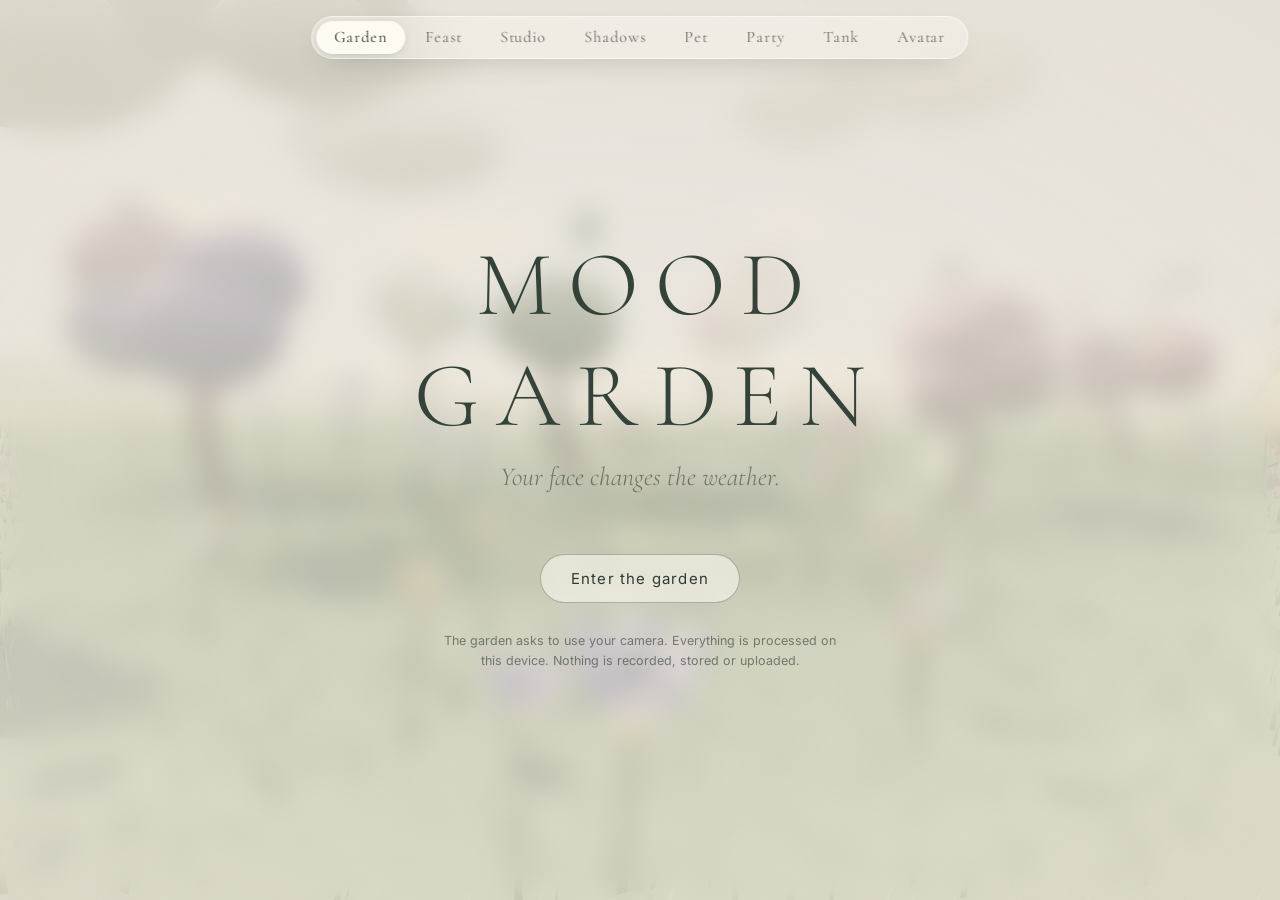
<file: index.html>
<!doctype html>
<html lang="en">
<head>
  <meta charset="utf-8" />
  <meta name="viewport" content="width=device-width, initial-scale=1, viewport-fit=cover" />
  <title>Mood Garden</title>
  <meta name="description" content="A living digital garden that responds to your face and hands. Camera is processed locally in your browser." />
  <link rel="preconnect" href="https://fonts.googleapis.com" />
  <link rel="preconnect" href="https://fonts.gstatic.com" crossorigin />
  <link href="https://fonts.googleapis.com/css2?family=Cormorant+Garamond:ital,wght@0,300;0,400;1,300&family=Inter:wght@300;400;500&display=swap" rel="stylesheet" />
  <link rel="stylesheet" href="style.css?v=8" />
  <script type="importmap">
    { "imports": { "three": "./vendor/three.module.min.js" } }
  </script>
</head>
<body>
  <nav class="modes" aria-label="Experiences">
    <a href="./" aria-current="page">Garden</a>
    <a href="feast.html">Feast</a>
    <a href="studio.html">Studio</a>
    <a href="shadows.html">Shadows</a>
    <a href="pet.html">Pet</a>
    <a href="party.html">Party</a>
    <a href="tank.html">Tank</a>
    <a href="avatar.html">Avatar</a>
  </nav>
  <script>document.querySelector('.modes [aria-current]')?.scrollIntoView({ inline: 'center', block: 'nearest' });</script>

  <canvas id="scene" aria-label="Mood Garden scene"></canvas>
  <div class="veil" aria-hidden="true"></div>
  <div class="flash" aria-hidden="true"></div>

  <!-- Landing -->
  <section id="landing" class="landing">
    <div class="landing-inner">
      <h1 class="title">MOOD GARDEN</h1>
      <p class="subtitle">Your face changes the weather.</p>
      <button id="enter" class="enter">Enter the garden</button>
      <p id="landing-note" class="landing-note">
        The garden asks to use your camera. Everything is processed on this device.
        Nothing is recorded, stored or uploaded.
      </p>
      <button id="no-camera" class="text-link" hidden>Wander without a camera</button>
    </div>
  </section>

  <!-- Discreet HUD -->
  <div id="hud" class="hud" hidden>
    <div id="status" class="status" data-state="off" role="status" aria-live="polite">
      <span class="dot"></span><span class="status-text">camera off</span>
      <span id="hands-status" class="hands-status"></span>
    </div>

    <figure id="mirror" class="mirror" aria-label="Your camera, mirrored">
      <video id="cam" playsinline muted autoplay></video>
      <canvas id="overlay"></canvas>
      <figcaption id="mood-label">calm</figcaption>
    </figure>

    <nav class="controls" aria-label="Garden controls">
      <button id="btn-mirror" class="ctl" title="Hide your face" aria-label="Show or hide your camera view" aria-pressed="true">
        <svg viewBox="0 0 24 24"><path d="M12 3.8c-4 0-6.6 3-6.6 7.2 0 4.6 3 9.2 6.6 9.2s6.6-4.6 6.6-9.2c0-4.2-2.6-7.2-6.6-7.2z"/><circle cx="9.4" cy="11" r=".7" fill="currentColor"/><circle cx="14.6" cy="11" r=".7" fill="currentColor"/><path d="M9.6 15.2c1.4 1.2 3.4 1.2 4.8 0"/></svg>
      </button>
      <button id="btn-camera" class="ctl" title="Turn camera off" aria-label="Toggle camera">
        <svg viewBox="0 0 24 24"><path d="M4 7.5h3l1.6-2h6.8l1.6 2h3v11H4z"/><circle cx="12" cy="13" r="3.4"/><path class="slash" d="M3 3l18 18"/></svg>
      </button>
      <button id="btn-audio" class="ctl" title="Ambient sound" aria-label="Toggle ambient sound" aria-pressed="false">
        <svg viewBox="0 0 24 24"><path d="M4 9.5h3.5L12 5.5v13l-4.5-4H4z"/><path class="wave" d="M15.5 9a4.2 4.2 0 0 1 0 6M18 6.5a7.8 7.8 0 0 1 0 11"/><path class="slash" d="M15.5 9.5l5 5M20.5 9.5l-5 5"/></svg>
      </button>
      <button id="btn-reset" class="ctl" title="Reset the garden" aria-label="Reset the garden">
        <svg viewBox="0 0 24 24"><path d="M5 12a7 7 0 1 0 2.1-5"/><path d="M5 4.5v3.5h3.5"/></svg>
      </button>
      <button id="btn-guide" class="ctl" title="How to play" aria-label="Toggle interaction guide" aria-pressed="true">
        <svg viewBox="0 0 24 24"><circle cx="12" cy="12" r="8.5"/><path d="M9.8 9.6a2.3 2.3 0 1 1 3.2 2.1c-.7.3-1 .8-1 1.5v.6"/><circle cx="12" cy="16.6" r=".6" fill="currentColor"/></svg>
      </button>
    </nav>

    <aside id="guide" class="guide" aria-label="Interaction guide">
      <h2>Face</h2>
      <ul>
        <li><b>Smile</b> flowers open, warm light. Bigger smile, fuller bloom.</li>
        <li><b>Blink</b> a drift of petals falls.</li>
        <li><b>Raise eyebrows</b> the wind picks up.</li>
        <li><b>Open mouth</b> a pulse ripples outward.</li>
        <li><b>Tilt head</b> the world tilts with you.</li>
        <li><b>Furrow brows</b> (angry) a storm rolls in.</li>
        <li><b>Frown</b> (sad) rain falls, plants droop.</li>
        <li><b>Relax</b> the garden settles back to rest.</li>
      </ul>
      <h2>Hands</h2>
      <ul>
        <li><b>Open palm</b> draws light and petals to you.</li>
        <li><b>Fist</b> pushes them away.</li>
        <li><b>Pinch</b> plants a new flower.</li>
        <li><b>Wave</b> sends a gust of wind.</li>
      </ul>
      <button id="guide-hide" class="text-link small">hide</button>
    </aside>

    <pre id="debug" class="debug" hidden></pre>
  </div>

  <div id="toast" class="toast" role="alert" hidden></div>


  <script type="module" src="js/main.js?v=8"></script>
</body>
</html>
</file>
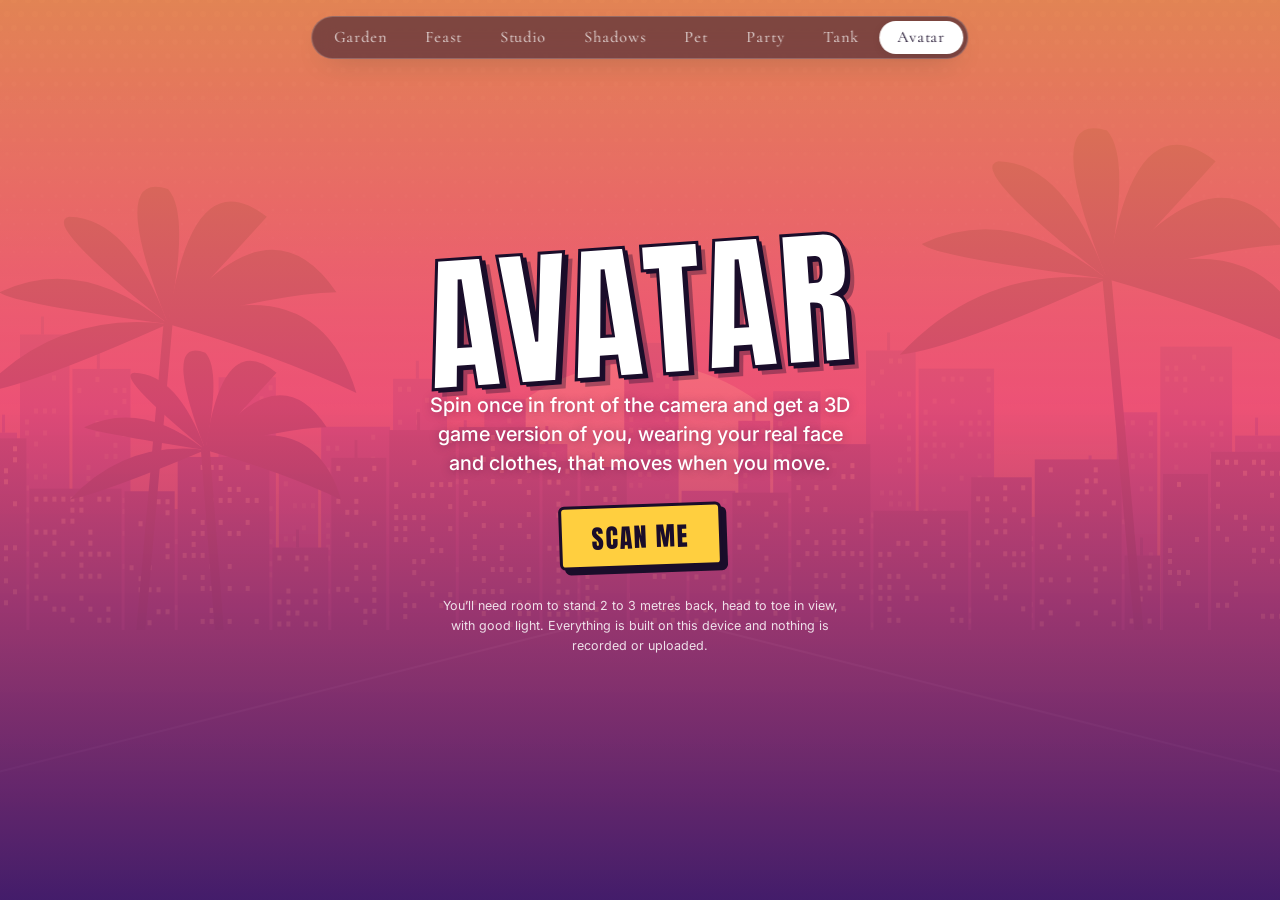
<file: avatar.html>
<!doctype html>
<html lang="en">
<head>
  <meta charset="utf-8" />
  <meta name="viewport" content="width=device-width, initial-scale=1, viewport-fit=cover" />
  <title>Avatar · Mood Garden</title>
  <meta name="description" content="Scan your whole body with the camera and become a bold, cel-shaded open-world game character that moves with you, then make a poster of it. Body tracking runs on your device." />
  <link rel="preconnect" href="https://fonts.googleapis.com" />
  <link rel="preconnect" href="https://fonts.gstatic.com" crossorigin />
  <link href="https://fonts.googleapis.com/css2?family=Anton&family=Cormorant+Garamond:ital,wght@0,300;0,400;0,500;1,300;1,400&family=Inter:wght@300;400;500;600&display=swap" rel="stylesheet" />
  <link rel="stylesheet" href="style.css?v=8" />
  <link rel="stylesheet" href="avatar.css?v=10" />
  <script type="importmap">
    { "imports": { "three": "./vendor/three.module.min.js" } }
  </script>
</head>
<body class="avatar">
  <nav class="modes" aria-label="Experiences">
    <a href="./">Garden</a>
    <a href="feast.html">Feast</a>
    <a href="studio.html">Studio</a>
    <a href="shadows.html">Shadows</a>
    <a href="pet.html">Pet</a>
    <a href="party.html">Party</a>
    <a href="tank.html">Tank</a>
    <a href="avatar.html" aria-current="page">Avatar</a>
  </nav>
  <script>document.querySelector('.modes [aria-current]')?.scrollIntoView({ inline: 'center', block: 'nearest' });</script>

  <canvas id="stage" aria-hidden="true"></canvas>
  <canvas id="gl" aria-label="Your 3D game character"></canvas>

  <section id="landing" class="landing av-landing">
    <div class="landing-inner">
      <h1 class="av-title">AVATAR</h1>
      <p class="av-sub">Spin once in front of the camera and get a 3D game version of you, wearing your real face and clothes, that moves when you move.</p>
      <button id="enter" class="av-btn">Scan me</button>
      <p id="landing-note" class="landing-note">
        You’ll need room to stand 2 to 3 metres back, head to toe in view, with good light. Everything is built on this device and nothing is recorded or uploaded.
      </p>
    </div>
  </section>

  <div id="hud" class="hud" hidden>
    <figure id="mirror" class="mirror av-mirror">
      <video id="cam" playsinline muted autoplay></video>
      <canvas id="scan" aria-hidden="true"></canvas>
      <figcaption id="scan-cap">scanner</figcaption>
      <div id="cover-box" class="av-cover" aria-hidden="true">
        <canvas id="cover"></canvas>
        <div class="av-cover-key"><b class="on"></b>scanned <b></b>still to scan <span id="cover-pct">0%</span></div>
      </div>
    </figure>

    <div id="banner" class="av-banner" aria-live="polite"></div>
    <div id="build" class="av-build" hidden><div class="bar"><i></i></div><span></span></div>

    <div class="av-actions" id="actions">
      <button id="btn-scan" class="av-chip">Rescan</button>
      <button id="btn-mode" class="av-chip" disabled>Turntable</button>
      <button id="btn-look" class="av-chip" disabled>Photo look</button>
      <button id="btn-glb" class="av-chip" disabled>Save 3D</button>
      <button id="btn-poster" class="av-chip hot" disabled>Make poster</button>
    </div>

    <div id="status" class="status" data-state="loading" role="status">
      <span class="dot"></span><span class="status-text">starting camera…</span>
    </div>

    <nav class="controls" aria-label="Avatar controls">
      <button id="btn-mirror" class="ctl" title="Hide your camera" aria-label="Show or hide your camera view" aria-pressed="true">
        <svg viewBox="0 0 24 24"><rect x="3.5" y="6.5" width="13" height="11" rx="2.5"/><path d="M16.5 10.5l4-2.5v8l-4-2.5"/></svg>
      </button>
      <button id="btn-audio" class="ctl" title="Sound" aria-label="Toggle sound" aria-pressed="true">
        <svg viewBox="0 0 24 24"><path d="M4 9.5h3.5L12 5.5v13l-4.5-4H4z"/><path class="wave" d="M15.5 9a4.2 4.2 0 0 1 0 6M18 6.5a7.8 7.8 0 0 1 0 11"/><path class="slash" d="M15.5 9.5l5 5M20.5 9.5l-5 5"/></svg>
      </button>
    </nav>

    <section id="poster-view" class="poster-view" hidden aria-label="Your poster">
      <img id="poster-img" alt="Your character poster" />
      <div class="poster-actions">
        <a id="poster-save" class="av-btn small" download="my-avatar-poster.png">Save poster</a>
        <button id="poster-again" class="av-chip">New title</button>
        <button id="poster-close" class="av-chip">Back</button>
      </div>
    </section>
  </div>

  <script type="module" src="js/avatar.js?v=21"></script>
</body>
</html>
</file>
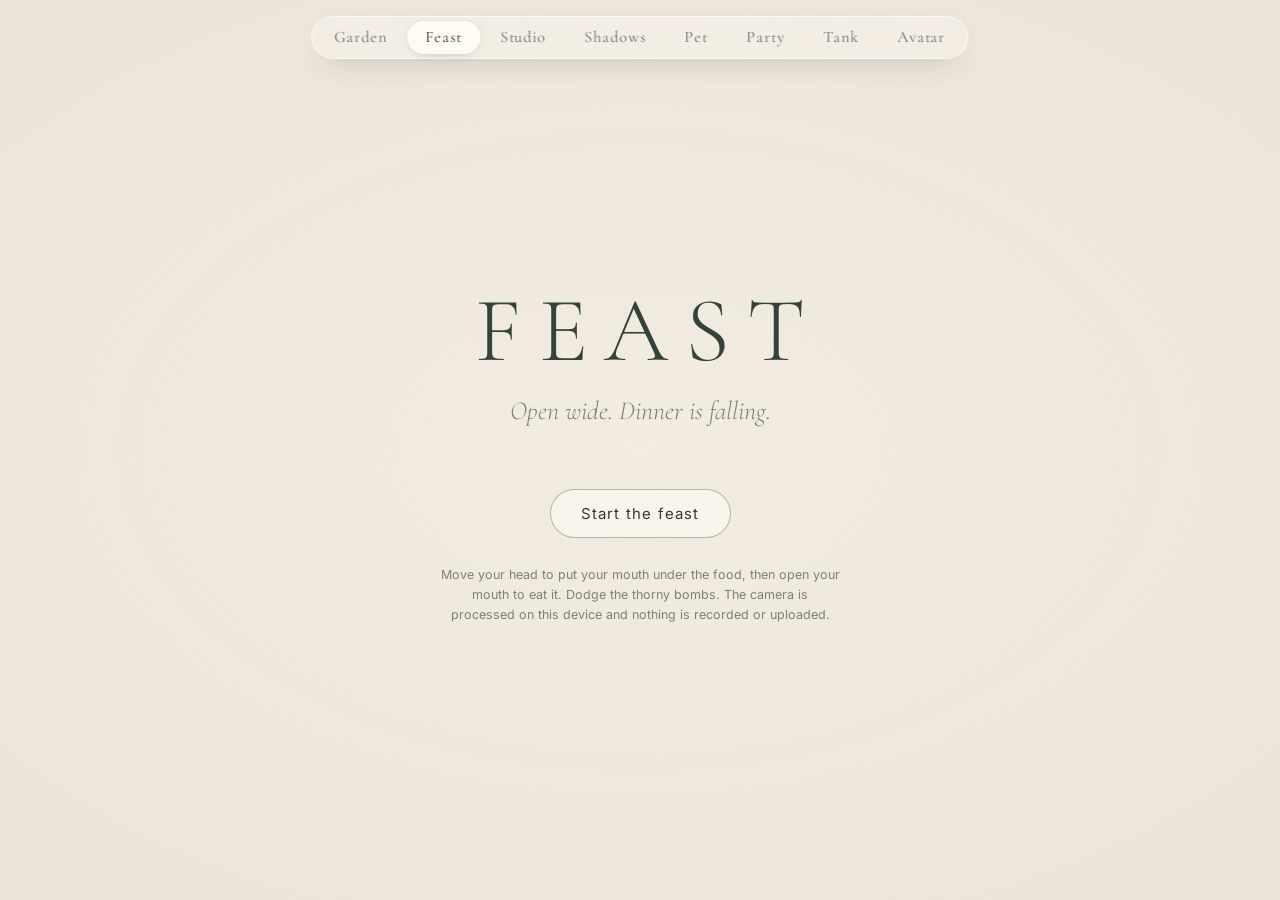
<file: feast.html>
<!doctype html>
<html lang="en">
<head>
  <meta charset="utf-8" />
  <meta name="viewport" content="width=device-width, initial-scale=1, viewport-fit=cover" />
  <title>Feast · Mood Garden</title>
  <meta name="description" content="A face-controlled snack game: move your head to steer and open your mouth to catch falling food. Camera is processed locally." />
  <link rel="preconnect" href="https://fonts.googleapis.com" />
  <link rel="preconnect" href="https://fonts.gstatic.com" crossorigin />
  <link href="https://fonts.googleapis.com/css2?family=Cormorant+Garamond:ital,wght@0,300;0,400;0,500;1,300&family=Inter:wght@300;400;500&display=swap" rel="stylesheet" />
  <link rel="stylesheet" href="style.css?v=8" />
  <link rel="stylesheet" href="feast.css?v=8" />
</head>
<body class="feast">
  <nav class="modes" aria-label="Experiences">
    <a href="./">Garden</a>
    <a href="feast.html" aria-current="page">Feast</a>
    <a href="studio.html">Studio</a>
    <a href="shadows.html">Shadows</a>
    <a href="pet.html">Pet</a>
    <a href="party.html">Party</a>
    <a href="tank.html">Tank</a>
    <a href="avatar.html">Avatar</a>
  </nav>
  <script>document.querySelector('.modes [aria-current]')?.scrollIntoView({ inline: 'center', block: 'nearest' });</script>

  <video id="cam" class="feast-video" playsinline muted autoplay></video>
  <canvas id="game" aria-label="Feast game"></canvas>

  <!-- Landing -->
  <section id="landing" class="landing">
    <div class="landing-inner">
      <h1 class="title">FEAST</h1>
      <p class="subtitle">Open wide. Dinner is falling.</p>
      <button id="enter" class="enter">Start the feast</button>
      <p id="landing-note" class="landing-note">
        Move your head to put your mouth under the food, then open your mouth to eat it.
        Dodge the thorny bombs. The camera is processed on this device and nothing is recorded or uploaded.
      </p>
    </div>
  </section>

  <!-- HUD -->
  <div id="hud" class="hud" hidden>
    <div class="scoreboard" aria-live="polite">
      <div class="score"><span id="score">0</span><small>points</small></div>
      <div class="lives" id="lives" aria-label="Lives"></div>
      <div class="timer"><span id="timer">60</span><small>seconds</small></div>
    </div>

    <div id="status" class="status" data-state="loading" role="status">
      <span class="dot"></span><span class="status-text">starting camera…</span>
    </div>

    <nav class="controls" aria-label="Game controls">
      <button id="btn-audio" class="ctl" title="Sound" aria-label="Toggle sound" aria-pressed="true">
        <svg viewBox="0 0 24 24"><path d="M4 9.5h3.5L12 5.5v13l-4.5-4H4z"/><path class="wave" d="M15.5 9a4.2 4.2 0 0 1 0 6M18 6.5a7.8 7.8 0 0 1 0 11"/><path class="slash" d="M15.5 9.5l5 5M20.5 9.5l-5 5"/></svg>
      </button>
      <button id="btn-pause" class="ctl" title="Pause" aria-label="Pause or resume">
        <svg viewBox="0 0 24 24"><path class="pause" d="M9 6.5v11M15 6.5v11"/><path class="play" d="M8.5 6l10 6-10 6z"/></svg>
      </button>
    </nav>

    <div id="banner" class="banner" hidden></div>
  </div>

  <!-- Game over -->
  <section id="over" class="landing gone" aria-live="polite">
    <div class="landing-inner">
      <p class="subtitle small">That was delicious.</p>
      <h2 class="title final"><span id="final-score">0</span></h2>
      <p id="final-detail" class="landing-note"></p>
      <button id="again" class="enter">Feast again</button>
    </div>
  </section>

  <script type="module" src="js/feast.js?v=8"></script>
</body>
</html>
</file>
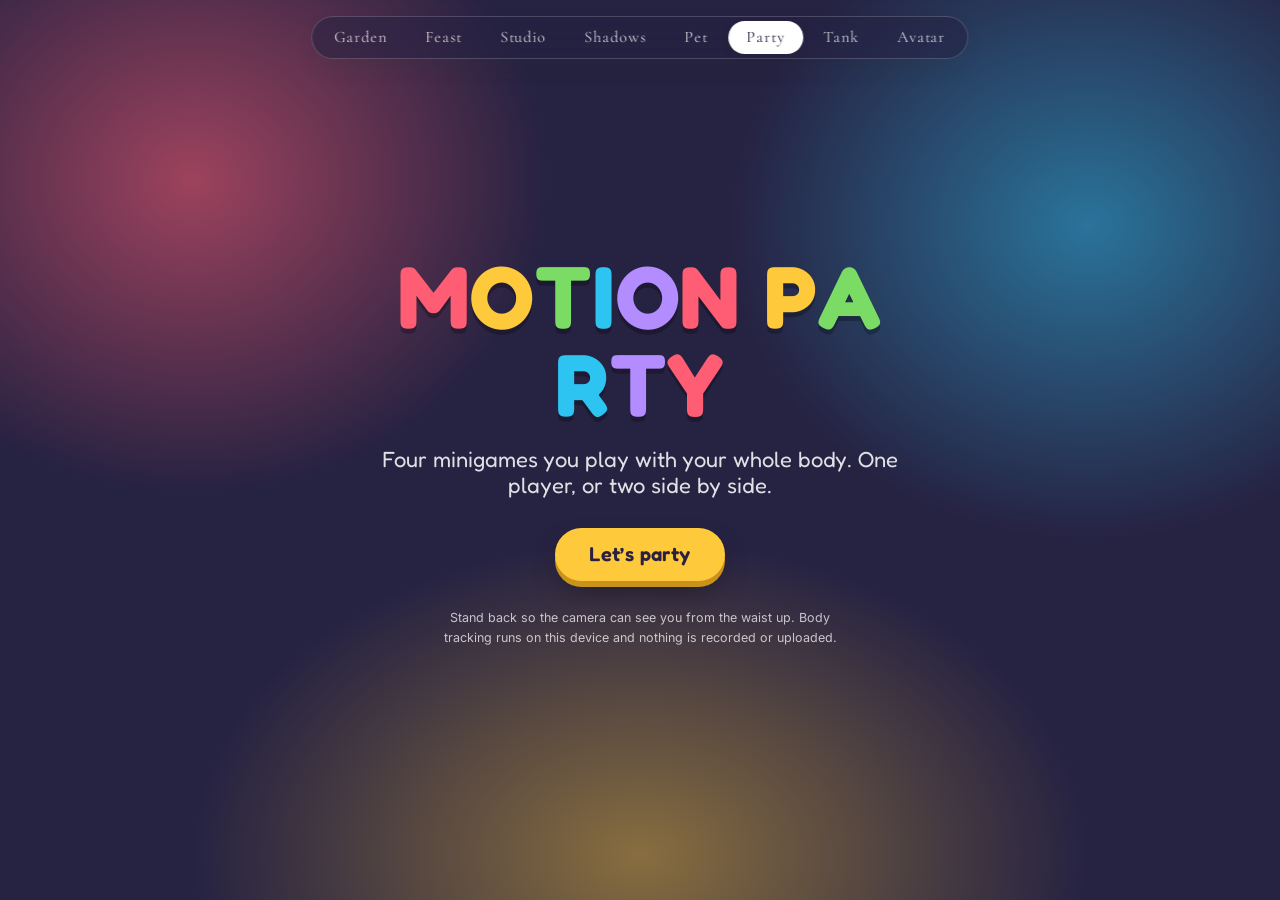
<file: party.html>
<!doctype html>
<html lang="en">
<head>
  <meta charset="utf-8" />
  <meta name="viewport" content="width=device-width, initial-scale=1, viewport-fit=cover" />
  <title>Party · Mood Garden</title>
  <meta name="description" content="Motion party minigames for one or two players: pop balloons, sprint by pumping your arms, duck and dodge, and strike poses. Body tracking runs on your device." />
  <link rel="preconnect" href="https://fonts.googleapis.com" />
  <link rel="preconnect" href="https://fonts.gstatic.com" crossorigin />
  <link href="https://fonts.googleapis.com/css2?family=Cormorant+Garamond:ital,wght@0,300;0,400;0,500;1,300;1,400&family=Fredoka:wght@400;500;600;700&family=Inter:wght@300;400;500&display=swap" rel="stylesheet" />
  <link rel="stylesheet" href="style.css?v=8" />
  <link rel="stylesheet" href="party.css?v=8" />
</head>
<body class="party">
  <nav class="modes" aria-label="Experiences">
    <a href="./">Garden</a>
    <a href="feast.html">Feast</a>
    <a href="studio.html">Studio</a>
    <a href="shadows.html">Shadows</a>
    <a href="pet.html">Pet</a>
    <a href="party.html" aria-current="page">Party</a>
    <a href="tank.html">Tank</a>
    <a href="avatar.html">Avatar</a>
  </nav>
  <script>document.querySelector('.modes [aria-current]')?.scrollIntoView({ inline: 'center', block: 'nearest' });</script>

  <video id="cam" class="stage-cam" playsinline muted autoplay></video>
  <canvas id="fx" aria-label="Party game"></canvas>

  <section id="landing" class="landing party-landing">
    <div class="landing-inner">
      <h1 class="party-title"><span>M</span><span>O</span><span>T</span><span>I</span><span>O</span><span>N</span> <span>P</span><span>A</span><span>R</span><span>T</span><span>Y</span></h1>
      <p class="party-sub">Four minigames you play with your whole body. One player, or two side by side.</p>
      <button id="enter" class="party-btn">Let’s party</button>
      <p id="landing-note" class="landing-note">
        Stand back so the camera can see you from the waist up. Body tracking runs on this device and nothing is recorded or uploaded.
      </p>
    </div>
  </section>

  <div id="hud" class="hud" hidden>
    <header id="bar" class="party-bar" hidden>
      <span id="bar-game" class="bar-game"></span>
      <span id="bar-time" class="bar-time"></span>
      <span id="bar-scores" class="bar-scores"></span>
    </header>

    <div id="card" class="party-card" hidden></div>

    <p id="hint" class="hint party-hint"></p>

    <div id="status" class="status" data-state="loading" role="status">
      <span class="dot"></span><span class="status-text">starting camera…</span>
    </div>

    <nav class="controls" aria-label="Party controls">
      <button id="btn-menu" class="ctl" title="Back to the game menu" aria-label="Back to the game menu">
        <svg viewBox="0 0 24 24"><rect x="4" y="4" width="6.5" height="6.5" rx="1.5"/><rect x="13.5" y="4" width="6.5" height="6.5" rx="1.5"/><rect x="4" y="13.5" width="6.5" height="6.5" rx="1.5"/><rect x="13.5" y="13.5" width="6.5" height="6.5" rx="1.5"/></svg>
      </button>
      <button id="btn-audio" class="ctl" title="Sound" aria-label="Toggle sound" aria-pressed="true">
        <svg viewBox="0 0 24 24"><path d="M4 9.5h3.5L12 5.5v13l-4.5-4H4z"/><path class="wave" d="M15.5 9a4.2 4.2 0 0 1 0 6M18 6.5a7.8 7.8 0 0 1 0 11"/><path class="slash" d="M15.5 9.5l5 5M20.5 9.5l-5 5"/></svg>
      </button>
    </nav>
  </div>

  <script type="module" src="js/party.js?v=11"></script>
</body>
</html>
</file>
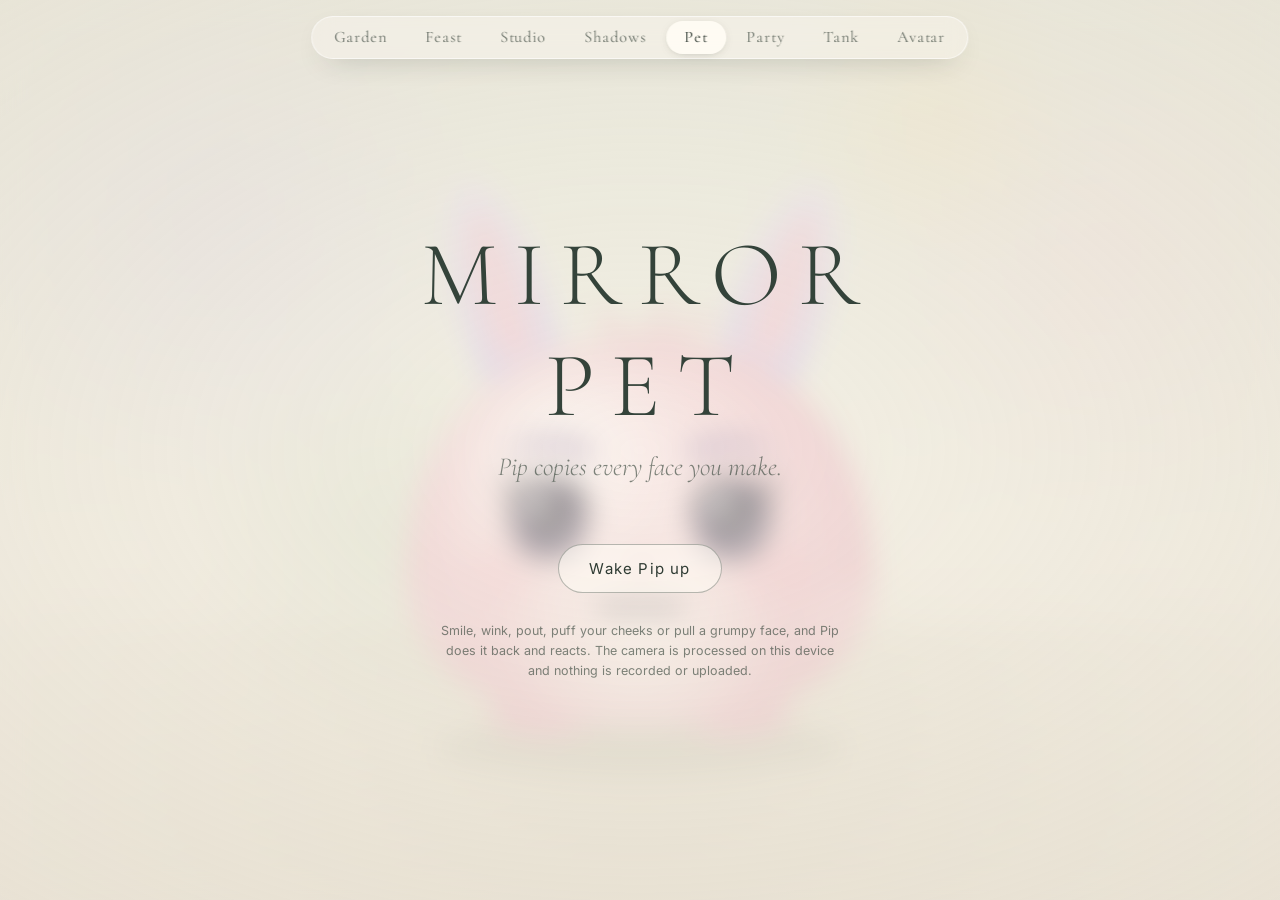
<file: pet.html>
<!doctype html>
<html lang="en">
<head>
  <meta charset="utf-8" />
  <meta name="viewport" content="width=device-width, initial-scale=1, viewport-fit=cover" />
  <title>Mirror Pet · Mood Garden</title>
  <meta name="description" content="Pip, a little creature that copies your face: it smiles, winks, pouts and puffs up with you. Face tracking runs on your device." />
  <link rel="preconnect" href="https://fonts.googleapis.com" />
  <link rel="preconnect" href="https://fonts.gstatic.com" crossorigin />
  <link href="https://fonts.googleapis.com/css2?family=Cormorant+Garamond:ital,wght@0,300;0,400;0,500;1,300;1,400&family=Inter:wght@300;400;500&display=swap" rel="stylesheet" />
  <link rel="stylesheet" href="style.css?v=8" />
  <link rel="stylesheet" href="pet.css?v=8" />
</head>
<body class="pet">
  <nav class="modes" aria-label="Experiences">
    <a href="./">Garden</a>
    <a href="feast.html">Feast</a>
    <a href="studio.html">Studio</a>
    <a href="shadows.html">Shadows</a>
    <a href="pet.html" aria-current="page">Pet</a>
    <a href="party.html">Party</a>
    <a href="tank.html">Tank</a>
    <a href="avatar.html">Avatar</a>
  </nav>
  <script>document.querySelector('.modes [aria-current]')?.scrollIntoView({ inline: 'center', block: 'nearest' });</script>

  <canvas id="room" aria-label="Pip, your mirror pet"></canvas>

  <section id="landing" class="landing">
    <div class="landing-inner">
      <h1 class="title">MIRROR PET</h1>
      <p class="subtitle">Pip copies every face you make.</p>
      <button id="enter" class="enter">Wake Pip up</button>
      <p id="landing-note" class="landing-note">
        Smile, wink, pout, puff your cheeks or pull a grumpy face, and Pip does it back and reacts.
        The camera is processed on this device and nothing is recorded or uploaded.
      </p>
    </div>
  </section>

  <div id="hud" class="hud" hidden>
    <figure id="mirror" class="mirror">
      <video id="cam" playsinline muted autoplay></video>
    </figure>

    <p id="mood" class="pet-mood" aria-live="polite"></p>
    <p id="hint" class="hint"></p>

    <div id="status" class="status" data-state="loading" role="status">
      <span class="dot"></span><span class="status-text">starting camera…</span>
    </div>

    <nav class="controls" aria-label="Pet controls">
      <button id="btn-mirror" class="ctl" title="Hide your camera" aria-label="Show or hide your camera view" aria-pressed="true">
        <svg viewBox="0 0 24 24"><path d="M12 3.8c-4 0-6.6 3-6.6 7.2 0 4.6 3 9.2 6.6 9.2s6.6-4.6 6.6-9.2c0-4.2-2.6-7.2-6.6-7.2z"/><circle cx="9.4" cy="11" r=".7" fill="currentColor"/><circle cx="14.6" cy="11" r=".7" fill="currentColor"/><path d="M9.6 15.2c1.4 1.2 3.4 1.2 4.8 0"/></svg>
      </button>
      <button id="btn-audio" class="ctl" title="Sound" aria-label="Toggle sound" aria-pressed="true">
        <svg viewBox="0 0 24 24"><path d="M4 9.5h3.5L12 5.5v13l-4.5-4H4z"/><path class="wave" d="M15.5 9a4.2 4.2 0 0 1 0 6M18 6.5a7.8 7.8 0 0 1 0 11"/><path class="slash" d="M15.5 9.5l5 5M20.5 9.5l-5 5"/></svg>
      </button>
      <button id="btn-guide" class="ctl" title="What Pip reacts to" aria-label="Show or hide the guide" aria-pressed="true">
        <svg viewBox="0 0 24 24"><circle cx="12" cy="12" r="8.5"/><path d="M9.8 9.6a2.3 2.3 0 1 1 3.2 2.1c-.7.3-1 .8-1 1.5v.6"/><circle cx="12" cy="16.6" r=".6" fill="currentColor"/></svg>
      </button>
    </nav>

    <aside id="guide" class="guide" aria-label="What Pip reacts to">
      <h2>Pip copies you</h2>
      <ul>
        <li><b>Your whole face</b>: each eye, each brow, your cheeks and the exact shape of your mouth.</li>
        <li><b>Tilt and turn</b> your head, or look around with your eyes.</li>
        <li><b>Wink</b> and Pip winks the same eye.</li>
      </ul>
      <h2>And reacts</h2>
      <ul>
        <li><b>Smile</b> blushes and bounces. Laugh for giggles.</li>
        <li><b>Raise your brows</b> with an open mouth: surprise!</li>
        <li><b>Frown</b> and Pip gets sad and teary.</li>
        <li><b>Scowl</b> and Pip turns red and steams.</li>
        <li><b>Pout a kiss</b> for hearts.</li>
        <li><b>Puff your cheeks</b> and Pip puffs up.</li>
        <li><b>Look away</b> for a while and Pip dozes off.</li>
        <li><b>Click Pip</b> for a boop.</li>
      </ul>
      <button id="guide-hide" class="text-link small">hide</button>
    </aside>
  </div>

  <script type="module" src="js/pet.js?v=8"></script>
</body>
</html>
</file>
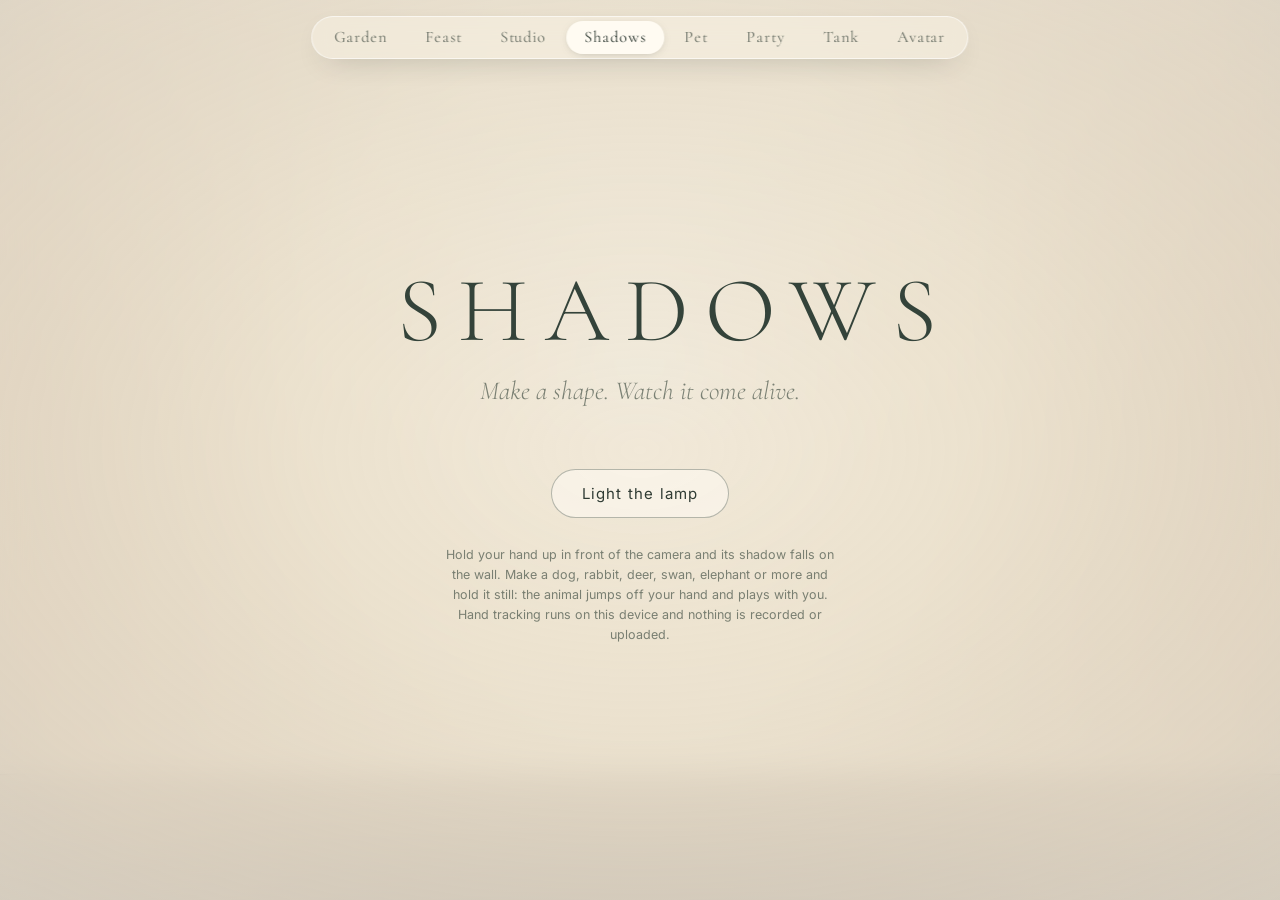
<file: shadows.html>
<!doctype html>
<html lang="en">
<head>
  <meta charset="utf-8" />
  <meta name="viewport" content="width=device-width, initial-scale=1, viewport-fit=cover" />
  <title>Shadows · Mood Garden</title>
  <meta name="description" content="Make shadow puppets with your hands. A dog, rabbit, cat or bird comes to life on the wall and plays with your hand. Hand tracking runs on your device." />
  <link rel="preconnect" href="https://fonts.googleapis.com" />
  <link rel="preconnect" href="https://fonts.gstatic.com" crossorigin />
  <link href="https://fonts.googleapis.com/css2?family=Cormorant+Garamond:ital,wght@0,300;0,400;0,500;1,300;1,400&family=Inter:wght@300;400;500&display=swap" rel="stylesheet" />
  <link rel="stylesheet" href="style.css?v=8" />
  <link rel="stylesheet" href="shadows.css?v=8" />
</head>
<body class="shadows">
  <nav class="modes" aria-label="Experiences">
    <a href="./">Garden</a>
    <a href="feast.html">Feast</a>
    <a href="studio.html">Studio</a>
    <a href="shadows.html" aria-current="page">Shadows</a>
    <a href="pet.html">Pet</a>
    <a href="party.html">Party</a>
    <a href="tank.html">Tank</a>
    <a href="avatar.html">Avatar</a>
  </nav>
  <script>document.querySelector('.modes [aria-current]')?.scrollIntoView({ inline: 'center', block: 'nearest' });</script>

  <canvas id="wall" aria-label="Shadow puppet wall"></canvas>

  <section id="landing" class="landing">
    <div class="landing-inner">
      <h1 class="title">SHADOWS</h1>
      <p class="subtitle">Make a shape. Watch it come alive.</p>
      <button id="enter" class="enter">Light the lamp</button>
      <p id="landing-note" class="landing-note">
        Hold your hand up in front of the camera and its shadow falls on the wall. Make a dog, rabbit, deer, swan,
        elephant or more and hold it still: the animal jumps off your hand and plays with you. Hand tracking runs on this device and
        nothing is recorded or uploaded.
      </p>
    </div>
  </section>

  <div id="hud" class="hud" hidden>
    <figure id="mirror" class="mirror">
      <video id="cam" playsinline muted autoplay></video>
    </figure>

    <p id="hint" class="hint"></p>

    <div id="status" class="status" data-state="loading" role="status">
      <span class="dot"></span><span class="status-text">starting camera…</span>
    </div>

    <nav class="controls" aria-label="Shadow controls">
      <button id="btn-mirror" class="ctl" title="Hide your camera" aria-label="Show or hide your camera view" aria-pressed="true">
        <svg viewBox="0 0 24 24"><path d="M12 3.8c-4 0-6.6 3-6.6 7.2 0 4.6 3 9.2 6.6 9.2s6.6-4.6 6.6-9.2c0-4.2-2.6-7.2-6.6-7.2z"/><circle cx="9.4" cy="11" r=".7" fill="currentColor"/><circle cx="14.6" cy="11" r=".7" fill="currentColor"/><path d="M9.6 15.2c1.4 1.2 3.4 1.2 4.8 0"/></svg>
      </button>
      <button id="btn-audio" class="ctl" title="Sound" aria-label="Toggle sound" aria-pressed="true">
        <svg viewBox="0 0 24 24"><path d="M4 9.5h3.5L12 5.5v13l-4.5-4H4z"/><path class="wave" d="M15.5 9a4.2 4.2 0 0 1 0 6M18 6.5a7.8 7.8 0 0 1 0 11"/><path class="slash" d="M15.5 9.5l5 5M20.5 9.5l-5 5"/></svg>
      </button>
      <button id="btn-reset" class="ctl" title="Send the animals home" aria-label="Clear the animals">
        <svg viewBox="0 0 24 24"><path d="M5 12a7 7 0 1 0 2.1-5"/><path d="M5 4.5v3.5h3.5"/></svg>
      </button>
      <button id="btn-guide" class="ctl" title="Hand shapes" aria-label="Show or hide the hand shapes" aria-pressed="true">
        <svg viewBox="0 0 24 24"><circle cx="12" cy="12" r="8.5"/><path d="M9.8 9.6a2.3 2.3 0 1 1 3.2 2.1c-.7.3-1 .8-1 1.5v.6"/><circle cx="12" cy="16.6" r=".6" fill="currentColor"/></svg>
      </button>
    </nav>

    <aside id="guide" class="guide" aria-label="Hand shapes">
      <h2>Make a shape and hold it</h2>
      <ul>
        <li><b>Dog</b> index and little finger up, middle fingers tucked.</li>
        <li><b>Rabbit</b> two fingers up in a V.</li>
        <li><b>Deer</b> three fingers up, little finger tucked.</li>
        <li><b>Cat</b> thumb and little finger out.</li>
        <li><b>Elephant</b> a thumbs-up.</li>
        <li><b>Snake</b> point one finger.</li>
        <li><b>Swan</b> an OK sign: thumb and index tips touching.</li>
        <li><b>Bird</b> two open hands, thumbs hooked side by side.</li>
        <li><b>Butterfly</b> two open hands crossed at the wrists.</li>
        <li><b>Crocodile</b> two flat hands, one above the other, like jaws.</li>
      </ul>
      <h2>Then play</h2>
      <ul>
        <li><b>Hold your hand low</b> to be sniffed, nuzzled or snapped at.</li>
        <li><b>Stroke over them</b> with an open hand to pet them.</li>
        <li><b>Hold it higher</b> and they jump, rear up or trumpet. Birds and butterflies land on a still hand.</li>
        <li><b>Swipe fast</b> to startle them.</li>
      </ul>
      <button id="guide-hide" class="text-link small">hide</button>
    </aside>

    <div class="tray" role="group" aria-label="Call an animal">
      <button data-kind="dog">Dog</button>
      <button data-kind="cat">Cat</button>
      <button data-kind="rabbit">Rabbit</button>
      <button data-kind="deer">Deer</button>
      <button data-kind="elephant">Elephant</button>
      <button data-kind="snake">Snake</button>
      <button data-kind="croc">Crocodile</button>
      <button data-kind="swan">Swan</button>
      <button data-kind="bird">Bird</button>
      <button data-kind="butterfly">Butterfly</button>
    </div>
  </div>

  <script type="module" src="js/shadows.js?v=8"></script>
</body>
</html>
</file>
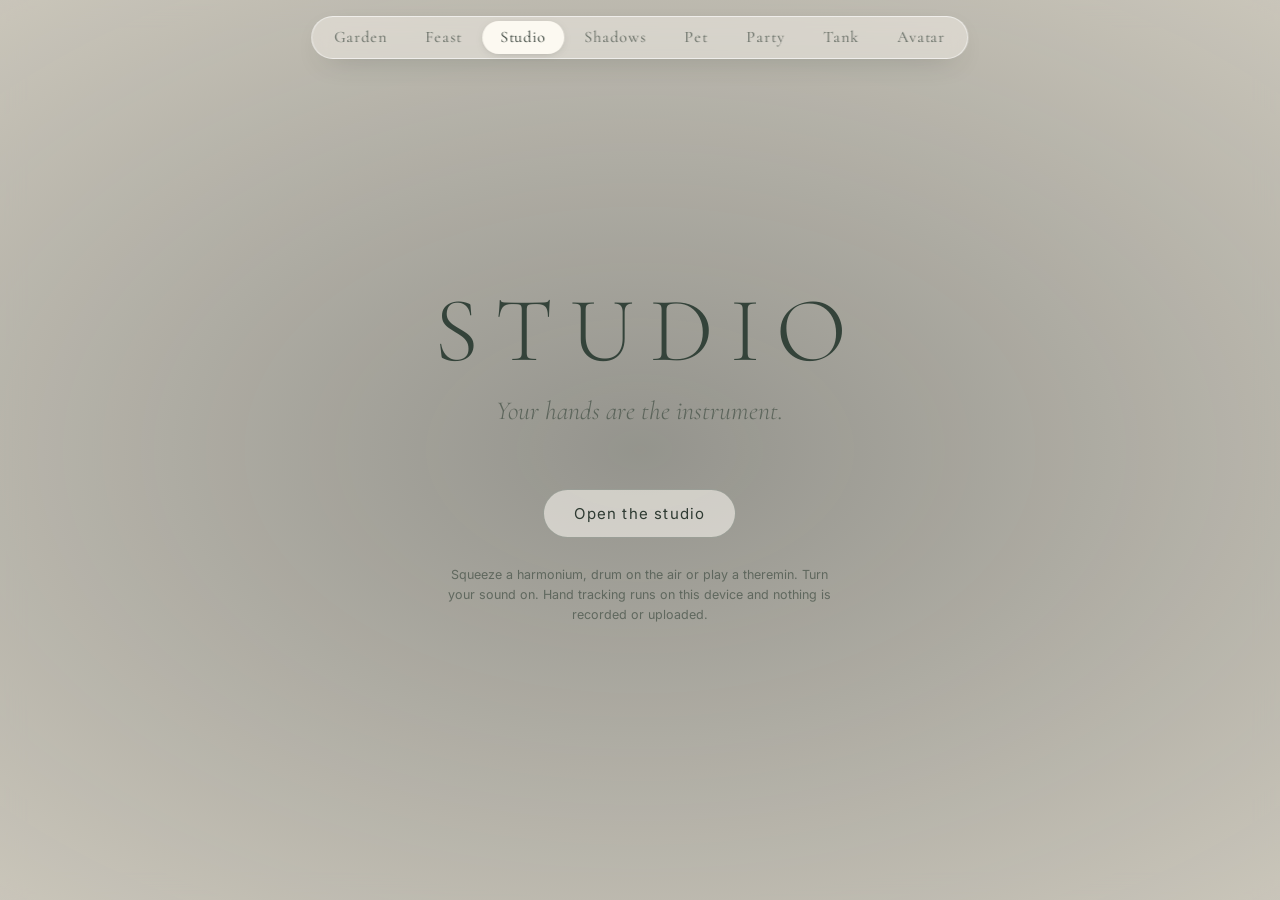
<file: studio.html>
<!doctype html>
<html lang="en">
<head>
  <meta charset="utf-8" />
  <meta name="viewport" content="width=device-width, initial-scale=1, viewport-fit=cover" />
  <title>Studio · Mood Garden</title>
  <meta name="description" content="Play music with your hands in the air: a harmonium you squeeze, air drums and a theremin. Hand tracking runs on your device." />
  <link rel="preconnect" href="https://fonts.googleapis.com" />
  <link rel="preconnect" href="https://fonts.gstatic.com" crossorigin />
  <link href="https://fonts.googleapis.com/css2?family=Cormorant+Garamond:ital,wght@0,300;0,400;0,500;1,300&family=Inter:wght@300;400;500&display=swap" rel="stylesheet" />
  <link rel="stylesheet" href="style.css?v=8" />
  <link rel="stylesheet" href="studio.css?v=8" />
</head>
<body class="studio">
  <nav class="modes" aria-label="Experiences">
    <a href="./">Garden</a>
    <a href="feast.html">Feast</a>
    <a href="studio.html" aria-current="page">Studio</a>
    <a href="shadows.html">Shadows</a>
    <a href="pet.html">Pet</a>
    <a href="party.html">Party</a>
    <a href="tank.html">Tank</a>
    <a href="avatar.html">Avatar</a>
  </nav>
  <script>document.querySelector('.modes [aria-current]')?.scrollIntoView({ inline: 'center', block: 'nearest' });</script>

  <video id="cam" class="studio-video" playsinline muted autoplay></video>
  <canvas id="stage" aria-label="Instrument"></canvas>

  <section id="landing" class="landing">
    <div class="landing-inner">
      <h1 class="title">STUDIO</h1>
      <p class="subtitle">Your hands are the instrument.</p>
      <button id="enter" class="enter">Open the studio</button>
      <p id="landing-note" class="landing-note">
        Squeeze a harmonium, drum on the air or play a theremin. Turn your sound on.
        Hand tracking runs on this device and nothing is recorded or uploaded.
      </p>
    </div>
  </section>

  <div id="hud" class="hud" hidden>
    <div class="picker" role="tablist" aria-label="Instrument">
      <button role="tab" data-inst="harmonium" aria-selected="true">Harmonium</button>
      <button role="tab" data-inst="drums" aria-selected="false">Air drums</button>
      <button role="tab" data-inst="theremin" aria-selected="false">Theremin</button>
    </div>

    <p id="hint" class="hint"></p>

    <div id="status" class="status" data-state="loading" role="status">
      <span class="dot"></span><span class="status-text">starting camera…</span>
    </div>

    <nav class="controls" aria-label="Studio controls">
      <button id="btn-skeleton" class="ctl" title="Hide hand outlines" aria-label="Show or hide hand outlines" aria-pressed="true">
        <svg viewBox="0 0 24 24"><path d="M8 13V6.5a1.3 1.3 0 0 1 2.6 0V11M10.6 11V5a1.3 1.3 0 0 1 2.6 0v6M13.2 11V6a1.3 1.3 0 0 1 2.6 0v7M15.8 13v-3a1.3 1.3 0 0 1 2.6 0v4.5c0 3.6-2.6 6-6 6-2.7 0-4.2-1.3-5.6-3.6L5 14a1.3 1.3 0 0 1 2.2-1.4L8 14"/></svg>
      </button>
    </nav>
  </div>

  <script type="module" src="js/studio.js?v=8"></script>
</body>
</html>
</file>
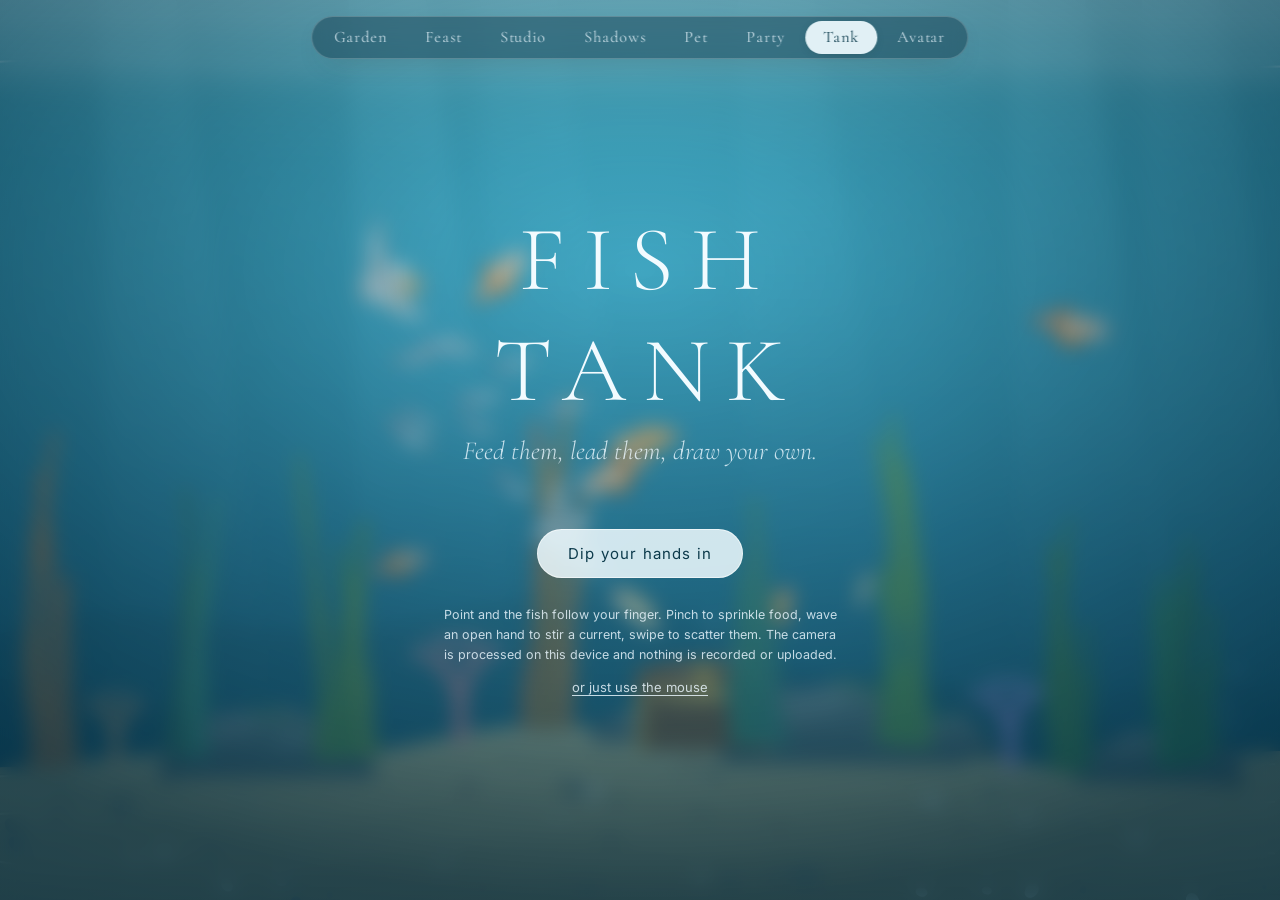
<file: tank.html>
<!doctype html>
<html lang="en">
<head>
  <meta charset="utf-8" />
  <meta name="viewport" content="width=device-width, initial-scale=1, viewport-fit=cover" />
  <title>Fish Tank · Mood Garden</title>
  <meta name="description" content="An aquarium you play with your hands: point to lead the fish, pinch to sprinkle food, sweep to make currents, and draw your own fish to set free in the tank. Hand tracking runs on your device." />
  <link rel="preconnect" href="https://fonts.googleapis.com" />
  <link rel="preconnect" href="https://fonts.gstatic.com" crossorigin />
  <link href="https://fonts.googleapis.com/css2?family=Cormorant+Garamond:ital,wght@0,300;0,400;0,500;1,300;1,400&family=Inter:wght@300;400;500&display=swap" rel="stylesheet" />
  <link rel="stylesheet" href="style.css?v=8" />
  <link rel="stylesheet" href="tank.css?v=8" />
</head>
<body class="tank">
  <nav class="modes" aria-label="Experiences">
    <a href="./">Garden</a>
    <a href="feast.html">Feast</a>
    <a href="studio.html">Studio</a>
    <a href="shadows.html">Shadows</a>
    <a href="pet.html">Pet</a>
    <a href="party.html">Party</a>
    <a href="tank.html" aria-current="page">Tank</a>
    <a href="avatar.html">Avatar</a>
  </nav>
  <script>document.querySelector('.modes [aria-current]')?.scrollIntoView({ inline: 'center', block: 'nearest' });</script>

  <canvas id="tank" aria-label="Aquarium"></canvas>

  <section id="landing" class="landing tank-landing">
    <div class="landing-inner">
      <h1 class="title">FISH TANK</h1>
      <p class="subtitle">Feed them, lead them, draw your own.</p>
      <button id="enter" class="enter">Dip your hands in</button>
      <p id="landing-note" class="landing-note">
        Point and the fish follow your finger. Pinch to sprinkle food, wave an open hand to stir a current, swipe to scatter them.
        The camera is processed on this device and nothing is recorded or uploaded.
      </p>
      <button id="no-camera" class="text-link">or just use the mouse</button>
    </div>
  </section>

  <div id="hud" class="hud" hidden>
    <figure id="mirror" class="mirror">
      <video id="cam" playsinline muted autoplay></video>
    </figure>

    <p id="hint" class="hint tank-hint"></p>
    <p id="count" class="tank-count"></p>

    <div id="status" class="status" data-state="loading" role="status">
      <span class="dot"></span><span class="status-text">starting camera…</span>
    </div>

    <nav class="controls" aria-label="Tank controls">
      <button id="btn-draw" class="ctl wide" title="Draw your own fish" aria-label="Draw your own fish">
        <svg viewBox="0 0 24 24"><path d="M3.5 12c2.6-3.6 6-5.3 9.6-5.3 3 0 5.4 1.6 6.9 3.4l2.5-2v8l-2.5-2c-1.5 1.8-3.9 3.4-6.9 3.4-3.6 0-7-1.7-9.6-5.5z"/><circle cx="8.3" cy="11.3" r=".8" fill="currentColor"/></svg>
        <span>Draw a fish</span>
      </button>
      <button id="btn-feed" class="ctl" title="Sprinkle food" aria-label="Sprinkle food">
        <svg viewBox="0 0 24 24"><circle cx="8" cy="7" r="1.2"/><circle cx="13" cy="5" r="1.2"/><circle cx="16" cy="9" r="1.2"/><circle cx="10" cy="12" r="1.2"/><circle cx="14.5" cy="15" r="1.2"/><circle cx="9" cy="18" r="1.2"/></svg>
      </button>
      <button id="btn-mirror" class="ctl" title="Hide your camera" aria-label="Show or hide your camera view" aria-pressed="true">
        <svg viewBox="0 0 24 24"><rect x="3.5" y="6.5" width="13" height="11" rx="2.5"/><path d="M16.5 10.5l4-2.5v8l-4-2.5"/></svg>
      </button>
      <button id="btn-audio" class="ctl" title="Sound" aria-label="Toggle sound" aria-pressed="true">
        <svg viewBox="0 0 24 24"><path d="M4 9.5h3.5L12 5.5v13l-4.5-4H4z"/><path class="wave" d="M15.5 9a4.2 4.2 0 0 1 0 6M18 6.5a7.8 7.8 0 0 1 0 11"/><path class="slash" d="M15.5 9.5l5 5M20.5 9.5l-5 5"/></svg>
      </button>
      <button id="btn-guide" class="ctl" title="Hand gestures" aria-label="Show or hide the guide" aria-pressed="true">
        <svg viewBox="0 0 24 24"><circle cx="12" cy="12" r="8.5"/><path d="M9.8 9.6a2.3 2.3 0 1 1 3.2 2.1c-.7.3-1 .8-1 1.5v.6"/><circle cx="12" cy="16.6" r=".6" fill="currentColor"/></svg>
      </button>
    </nav>

    <aside id="guide" class="guide tank-guide" aria-label="Hand gestures">
      <h2>With your hands</h2>
      <ul>
        <li><b>Point</b> one finger and the fish come and follow it.</li>
        <li><b>Pinch</b> to sprinkle food. Hold the pinch for more.</li>
        <li><b>Open hand</b>: wave it to push a current through the water.</li>
        <li><b>Swipe fast</b> to scatter them. Puffers puff up!</li>
      </ul>
      <h2>With the mouse</h2>
      <ul>
        <li><b>Click</b> to drop food, <b>drag</b> to stir the water.</li>
      </ul>
      <button id="guide-hide" class="text-link small">hide</button>
    </aside>

    <section id="studio" class="draw-panel" hidden aria-label="Draw your own fish">
      <header>
        <h2>Draw a fish</h2>
        <p>Draw it facing <b>right</b> →. Use the mouse or a finger, or <b>pinch in the air</b> to draw with your hand.</p>
      </header>
      <div class="draw-wrap">
        <canvas id="pad" width="640" height="360" aria-label="Drawing pad"></canvas>
        <div id="air-cursor" class="air-cursor" hidden></div>
      </div>
      <div class="draw-tools">
        <div id="swatches" class="swatches" role="radiogroup" aria-label="Colour"></div>
        <label class="size">Brush <input id="brush" type="range" min="3" max="40" value="12" /></label>
        <button id="tool-erase" class="pill" aria-pressed="false">Eraser</button>
        <button id="tool-fill" class="pill" aria-pressed="false">Fill</button>
        <button id="tool-undo" class="pill">Undo</button>
        <button id="tool-clear" class="pill">Clear</button>
      </div>
      <div class="draw-actions">
        <input id="fish-name" class="name" maxlength="18" placeholder="Name your fish" aria-label="Fish name" />
        <button id="release" class="release">Release into the tank</button>
        <button id="draw-close" class="pill">Close</button>
      </div>
      <p class="draw-foot"><span id="mine-count"></span> <button id="clear-mine" class="text-link small">remove my fish</button></p>
    </section>
  </div>

  <script type="module" src="js/tank.js?v=8"></script>
</body>
</html>
</file>
<file: style.css>
:root {
  --ivory: #f6f1e7;
  --ink: #3d4a3f;
  --ink-soft: rgba(61, 74, 63, 0.66);
  --sage: #9db39a;
  --pink: #e9c3c8;
  --lavender: #c7bfe0;
  --glass: rgba(250, 247, 240, 0.42);
  --glass-line: rgba(255, 255, 255, 0.55);
  --serif: "Cormorant Garamond", "Iowan Old Style", Georgia, serif;
  --sans: "Inter", system-ui, -apple-system, "Segoe UI", sans-serif;
}

* { box-sizing: border-box; }

html, body {
  margin: 0;
  height: 100%;
  overflow: hidden;
  background: #e9e3d6;
  color: var(--ink);
  font-family: var(--sans);
  -webkit-font-smoothing: antialiased;
}

#scene {
  position: fixed;
  inset: 0;
  width: 100vw;
  height: 100vh;
  display: block;
}

/* soft vignette + grain for an atmospheric, painterly feel */
.veil {
  position: fixed;
  inset: 0;
  pointer-events: none;
  background:
    radial-gradient(120% 90% at 50% 45%, transparent 55%, rgba(40, 50, 42, 0.28) 100%);
  mix-blend-mode: multiply;
}
.veil::after {
  content: "";
  position: absolute;
  inset: -50%;
  opacity: 0.07;
  background-image: url("data:image/svg+xml;utf8,<svg xmlns='http://www.w3.org/2000/svg' width='160' height='160'><filter id='n'><feTurbulence type='fractalNoise' baseFrequency='0.9' numOctaves='2' stitchTiles='stitch'/></filter><rect width='100%' height='100%' filter='url(%23n)'/></svg>");
  animation: grain 1.2s steps(4) infinite;
}
@keyframes grain {
  0% { transform: translate(0, 0); }
  25% { transform: translate(-3%, 2%); }
  50% { transform: translate(2%, -3%); }
  75% { transform: translate(-2%, -1%); }
  100% { transform: translate(0, 0); }
}

.flash {
  position: fixed;
  inset: 0;
  pointer-events: none;
  background: radial-gradient(circle at 50% 20%, rgba(255, 236, 240, 0.9), rgba(255, 220, 225, 0.2));
  opacity: 0;
  mix-blend-mode: screen;
}

/* ---------- Mode switcher ---------- */
.modes {
  position: fixed;
  top: 16px;
  left: 50%;
  transform: translateX(-50%);
  z-index: 30;
  display: flex;
  gap: 2px;
  padding: 4px;
  border-radius: 999px;
  background: rgba(250, 247, 240, 0.45);
  border: 1px solid rgba(255, 255, 255, 0.6);
  backdrop-filter: blur(10px);
  -webkit-backdrop-filter: blur(10px);
  box-shadow: 0 10px 30px -16px rgba(40, 50, 42, 0.45);
}
.modes a {
  font-family: var(--serif);
  font-size: 16px;
  letter-spacing: 0.06em;
  color: rgba(46, 58, 50, 0.72);
  text-decoration: none;
  padding: 6px 18px 7px;
  border-radius: 999px;
  transition: background 0.35s, color 0.35s;
}
.modes a:hover, .modes a:focus-visible { color: #2a352e; background: rgba(255, 252, 245, 0.55); outline: none; }
.modes a[aria-current="page"] { background: rgba(255, 252, 245, 0.92); color: #2a352e; box-shadow: 0 2px 10px -4px rgba(40, 50, 42, 0.35); }
@media (max-width: 1060px) {
  .modes a { padding: 6px 11px 7px; font-size: 15px; letter-spacing: 0.03em; }
}
@media (max-width: 760px) {
  .modes { left: 16px; right: 112px; transform: none; overflow-x: auto; scrollbar-width: none; }
  .modes::-webkit-scrollbar { display: none; }
  .modes a { flex: none; }
}
@media (max-width: 560px) {
  /* eight pages: the switcher scrolls sideways beside the status pill */
  .modes { top: auto; bottom: 12px; left: 168px; right: 12px; transform: none; scroll-snap-type: x proximity; }
  .modes a { padding: 5px 9px 6px; font-size: 13px; scroll-snap-align: center; }
}

/* ---------- Landing ---------- */
.landing {
  position: fixed;
  inset: 0;
  display: grid;
  place-items: center;
  text-align: center;
  padding: 24px;
  background: radial-gradient(80% 70% at 50% 50%, rgba(246, 241, 231, 0.55), rgba(233, 227, 214, 0.86));
  backdrop-filter: blur(14px) saturate(1.05);
  -webkit-backdrop-filter: blur(14px) saturate(1.05);
  transition: opacity 1.8s ease, backdrop-filter 1.8s ease, visibility 0s linear 1.8s;
  z-index: 10;
}
.landing.gone {
  opacity: 0;
  visibility: hidden;
  backdrop-filter: blur(0);
  -webkit-backdrop-filter: blur(0);
  pointer-events: none;
}
.landing-inner { max-width: 520px; }
.title {
  font-family: var(--serif);
  font-weight: 300;
  font-size: clamp(42px, 9vw, 92px);
  letter-spacing: 0.18em;
  margin: 0 0 0.1em 0.18em;
  color: #34433a;
  animation: rise 2.4s cubic-bezier(.2, .7, .2, 1) both;
}
.subtitle {
  font-family: var(--serif);
  font-style: italic;
  font-weight: 300;
  font-size: clamp(19px, 3vw, 26px);
  margin: 0 0 2.4em;
  color: var(--ink-soft);
  animation: rise 2.4s 0.3s cubic-bezier(.2, .7, .2, 1) both;
}
.enter {
  font-family: var(--sans);
  font-size: 15px;
  letter-spacing: 0.08em;
  color: #2f3b33;
  padding: 14px 30px;
  border-radius: 999px;
  border: 1px solid rgba(52, 67, 58, 0.35);
  background: rgba(255, 252, 245, 0.55);
  cursor: pointer;
  transition: background 0.4s, transform 0.4s, box-shadow 0.4s, border-color 0.4s;
  animation: rise 2.4s 0.6s cubic-bezier(.2, .7, .2, 1) both;
}
.enter:hover, .enter:focus-visible {
  background: rgba(255, 252, 245, 0.9);
  border-color: rgba(52, 67, 58, 0.55);
  box-shadow: 0 10px 40px -12px rgba(120, 140, 110, 0.6);
  transform: translateY(-1px);
  outline: none;
}
.enter[disabled] { opacity: 0.6; cursor: progress; }
.landing-note {
  margin: 2.2em auto 0;
  max-width: 400px;
  font-size: 12.5px;
  line-height: 1.6;
  color: var(--ink-soft);
  animation: rise 2.4s 0.9s cubic-bezier(.2, .7, .2, 1) both;
}
.landing-note.error { color: #8a4b52; }
.text-link {
  margin-top: 1em;
  background: none;
  border: 0;
  color: var(--ink-soft);
  font: inherit;
  font-size: 13px;
  text-decoration: underline;
  text-underline-offset: 3px;
  cursor: pointer;
}
.text-link.small { font-size: 11px; margin: 6px 0 0; }

@keyframes rise {
  from { opacity: 0; transform: translateY(14px); filter: blur(6px); }
  to { opacity: 1; transform: none; filter: none; }
}

/* ---------- HUD ---------- */
.hud {
  position: fixed;
  inset: 0;
  pointer-events: none;
  z-index: 5;
  animation: fadein 2.5s 1s both;
}
@keyframes fadein { from { opacity: 0; } to { opacity: 1; } }

.status {
  position: absolute;
  left: 20px;
  bottom: 18px;
  display: flex;
  align-items: center;
  gap: 8px;
  font-size: 11px;
  letter-spacing: 0.06em;
  color: rgba(46, 58, 50, 0.72);
  padding: 6px 12px 6px 10px;
  border-radius: 999px;
  background: var(--glass);
  border: 1px solid var(--glass-line);
  backdrop-filter: blur(8px);
  -webkit-backdrop-filter: blur(8px);
}
.status .dot {
  width: 7px;
  height: 7px;
  border-radius: 50%;
  background: #a8a8a0;
  transition: background 0.6s;
}
.status[data-state="active"] .dot { background: #7fa77a; animation: breathe 2.6s ease-in-out infinite; }
.status[data-state="searching"] .dot { background: #d9b26f; animation: breathe 1.2s ease-in-out infinite; }
.status[data-state="loading"] .dot { background: #c7bfe0; animation: breathe 0.9s ease-in-out infinite; }
.status[data-state="error"] .dot { background: #c27b84; }
@keyframes breathe {
  0%, 100% { box-shadow: 0 0 0 0 rgba(127, 167, 122, 0.55); }
  50% { box-shadow: 0 0 0 5px rgba(127, 167, 122, 0); }
}
.hands-status:empty { display: none; }
.hands-status { opacity: 0.75; }
.hands-status::before { content: "·"; margin-right: 6px; }

.controls {
  position: absolute;
  right: 16px;
  top: 16px;
  display: flex;
  gap: 6px;
  pointer-events: auto;
}
.ctl {
  width: 36px;
  height: 36px;
  border-radius: 50%;
  border: 1px solid var(--glass-line);
  background: var(--glass);
  backdrop-filter: blur(8px);
  -webkit-backdrop-filter: blur(8px);
  color: rgba(46, 58, 50, 0.78);
  display: grid;
  place-items: center;
  cursor: pointer;
  padding: 0;
  transition: background 0.35s, color 0.35s, transform 0.35s;
}
.ctl:hover, .ctl:focus-visible { background: rgba(255, 252, 245, 0.8); color: #2a352e; outline: none; }
.ctl:active { transform: scale(0.94); }
.ctl svg {
  width: 18px;
  height: 18px;
  fill: none;
  stroke: currentColor;
  stroke-width: 1.4;
  stroke-linecap: round;
  stroke-linejoin: round;
}
.ctl .slash { display: none; }
#btn-camera.off .slash { display: inline; }
#btn-audio .wave { display: none; }
#btn-audio[aria-pressed="false"] .slash { display: inline; }
#btn-audio[aria-pressed="true"] .wave { display: inline; }
#btn-guide[aria-pressed="true"] { background: rgba(255, 252, 245, 0.75); }

.guide {
  position: absolute;
  right: 16px;
  top: 62px;
  width: 248px;
  padding: 14px 16px 10px;
  border-radius: 14px;
  background: rgba(250, 247, 240, 0.38);
  border: 1px solid rgba(255, 255, 255, 0.5);
  backdrop-filter: blur(10px);
  -webkit-backdrop-filter: blur(10px);
  font-size: 11.5px;
  line-height: 1.45;
  color: rgba(40, 52, 44, 0.82);
  pointer-events: auto;
  transition: opacity 0.6s ease, transform 0.6s ease;
}
.guide.hidden { opacity: 0; transform: translateY(-6px); pointer-events: none; }
.guide h2 {
  font-family: var(--serif);
  font-weight: 400;
  font-style: italic;
  font-size: 15px;
  margin: 0 0 4px;
  letter-spacing: 0.02em;
}
.guide ul { list-style: none; padding: 0; margin: 0 0 10px; }
.guide li { margin: 3px 0; }
.guide b { font-weight: 500; color: #2c3830; margin-right: 3px; }

.debug {
  position: absolute;
  left: 20px;
  top: 16px;
  margin: 0;
  padding: 10px 12px;
  font: 11px/1.45 ui-monospace, SFMono-Regular, Menlo, monospace;
  color: #2c3830;
  background: rgba(250, 247, 240, 0.6);
  border-radius: 10px;
  pointer-events: none;
  white-space: pre;
}

.toast {
  position: fixed;
  left: 50%;
  bottom: 22px;
  transform: translateX(-50%);
  max-width: min(440px, calc(100vw - 32px));
  padding: 10px 16px;
  border-radius: 12px;
  background: rgba(250, 247, 240, 0.8);
  backdrop-filter: blur(8px);
  -webkit-backdrop-filter: blur(8px);
  font-size: 12.5px;
  color: #5b3a40;
  z-index: 20;
  text-align: center;
}

/* mirrored camera view with a soft landmark overlay */
.mirror {
  position: absolute;
  left: 20px;
  bottom: 58px;
  width: 232px;
  aspect-ratio: 4 / 3;
  margin: 0;
  border-radius: 20px;
  overflow: hidden;
  background: rgba(250, 247, 240, 0.35);
  border: 1px solid rgba(255, 255, 255, 0.6);
  box-shadow: 0 18px 50px -18px rgba(50, 60, 50, 0.45);
  transform-origin: bottom left;
  transition: opacity 0.7s ease, transform 0.7s cubic-bezier(.2, .7, .2, 1);
  pointer-events: none;
}
.mirror.hidden { opacity: 0; transform: scale(0.92) translateY(8px); }
.mirror.off video { opacity: 0; }
.mirror video, .mirror canvas {
  position: absolute;
  inset: 0;
  width: 100%;
  height: 100%;
  object-fit: cover;
  transform: scaleX(-1);
}
.mirror video {
  transition: opacity 0.6s;
}
.mirror figcaption {
  position: absolute;
  left: 10px;
  bottom: 8px;
  font-family: var(--serif);
  font-style: italic;
  font-size: 15px;
  color: #fffaf0;
  text-shadow: 0 1px 8px rgba(30, 40, 30, 0.6);
  letter-spacing: 0.02em;
  transition: color 0.6s;
}
#btn-mirror[aria-pressed="true"] { background: rgba(255, 252, 245, 0.75); }

@media (max-width: 560px) {
  .guide { width: calc(100vw - 32px); }
  .mirror { width: 144px; left: 16px; bottom: 54px; border-radius: 16px; }
  .status { left: 16px; bottom: 16px; }
}

@media (prefers-reduced-motion: reduce) {
  .veil::after { animation: none; }
}
</file>
<file: avatar.css>
/* Avatar. Builds on style.css. Bold, poster-like, original. */

body.avatar { background: #2a1640; --av-font: "Anton", Impact, "Arial Narrow", sans-serif; --av-hot: #ffcf3f; }
#stage { position: fixed; inset: 0; width: 100vw; height: 100vh; display: block; }

.av-landing {
  background:
    linear-gradient(180deg, rgba(255, 150, 80, 0.85), rgba(240, 80, 120, 0.85) 45%, rgba(70, 30, 110, 0.95));
  backdrop-filter: none;
  -webkit-backdrop-filter: none;
}
.av-title {
  font-family: var(--av-font);
  font-weight: 400;
  font-size: clamp(64px, 14vw, 150px);
  line-height: 0.9;
  letter-spacing: 0.02em;
  margin: 0 0 12px;
  color: #fff;
  transform: rotate(-4deg);
  text-shadow: 4px 4px 0 #1a0d2a, 8px 8px 0 rgba(26, 13, 42, 0.35);
  -webkit-text-stroke: 3px #1a0d2a;
}
.av-sub { font: 500 clamp(16px, 2.4vw, 20px)/1.45 var(--sans); color: #fff; margin: 0 auto 26px; max-width: 440px; text-shadow: 0 1px 10px rgba(40, 10, 50, 0.4); }
.av-landing .landing-note { color: rgba(255, 255, 255, 0.85); }
.av-landing .landing-note.error { color: #fff0a8; }
.av-btn {
  display: inline-block;
  font-family: var(--av-font);
  font-size: 26px;
  letter-spacing: 0.06em;
  text-transform: uppercase;
  text-decoration: none;
  color: #1a0d2a;
  background: var(--av-hot);
  border: 3px solid #1a0d2a;
  padding: 10px 30px 8px;
  border-radius: 6px;
  box-shadow: 5px 5px 0 #1a0d2a;
  cursor: pointer;
  transform: rotate(-2deg);
  transition: transform 0.15s, box-shadow 0.15s;
}
.av-btn:hover, .av-btn:focus-visible { transform: rotate(-2deg) translate(-2px, -2px); box-shadow: 7px 7px 0 #1a0d2a; outline: none; }
.av-btn:active { transform: rotate(-2deg) translate(3px, 3px); box-shadow: 2px 2px 0 #1a0d2a; }
.av-btn[disabled] { opacity: 0.6; cursor: progress; }
.av-btn.small { font-size: 20px; padding: 8px 20px 6px; }

/* bigger camera with a scanner overlay, in true colour */
.av-mirror { width: 300px; background: #1a0d2a; border-color: rgba(255, 255, 255, 0.35); }
.av-mirror figcaption { font-family: var(--av-font); font-style: normal; letter-spacing: 0.12em; text-transform: uppercase; font-size: 13px; }

.av-banner {
  position: absolute;
  left: 50%;
  top: 70px;
  transform: translateX(-50%) rotate(-2deg);
  font-family: var(--av-font);
  font-size: clamp(20px, 3vw, 30px);
  letter-spacing: 0.04em;
  text-transform: uppercase;
  color: #fff;
  background: #1a0d2a;
  padding: 6px 18px 4px;
  border-radius: 4px;
  box-shadow: 4px 4px 0 rgba(255, 207, 63, 0.9);
  white-space: nowrap;
  transition: opacity 0.3s;
}
.av-banner:empty { opacity: 0; }
.av-banner small { font-family: var(--sans); font-size: 13px; letter-spacing: 0; text-transform: none; opacity: 0.85; margin-left: 8px; }

.av-swatches {
  position: absolute;
  right: 18px;
  top: 64px;
  display: grid;
  gap: 6px;
  padding: 10px 12px;
  background: rgba(26, 13, 42, 0.78);
  border-radius: 8px;
  color: #fff;
  font: 500 11px var(--sans);
  letter-spacing: 0.04em;
  text-transform: uppercase;
}
.av-swatches[hidden] { display: none; }
.av-swatches div { display: flex; align-items: center; gap: 8px; }
.av-swatches i { width: 18px; height: 18px; border-radius: 4px; border: 2px solid #fff; display: inline-block; }

.av-actions {
  position: absolute;
  left: 50%;
  bottom: 20px;
  transform: translateX(-50%);
  display: flex;
  gap: 8px;
  pointer-events: auto;
}
.av-chip {
  font: 600 13px var(--sans);
  letter-spacing: 0.04em;
  text-transform: uppercase;
  color: #fff;
  background: rgba(26, 13, 42, 0.82);
  border: 2px solid rgba(255, 255, 255, 0.85);
  padding: 8px 14px;
  border-radius: 6px;
  cursor: pointer;
  transition: transform 0.15s, background 0.15s;
}
.av-chip:hover, .av-chip:focus-visible { transform: translateY(-2px); outline: none; background: #1a0d2a; }
.av-chip[disabled] { opacity: 0.4; cursor: default; transform: none; }
.av-chip[aria-pressed="true"] { background: #fff; color: #1a0d2a; }
.av-chip.hot { background: var(--av-hot); color: #1a0d2a; border-color: #1a0d2a; box-shadow: 3px 3px 0 #1a0d2a; }

body.avatar .modes { background: rgba(26, 13, 42, 0.5); border-color: rgba(255, 255, 255, 0.2); }
body.avatar .modes a { color: rgba(255, 255, 255, 0.85); }
body.avatar .modes a:hover { background: rgba(255, 255, 255, 0.14); color: #fff; }
body.avatar .modes a[aria-current="page"] { background: #fff; color: #1a0d2a; }
body.avatar .status { background: rgba(26, 13, 42, 0.6); color: rgba(255, 255, 255, 0.88); border-color: rgba(255, 255, 255, 0.2); }
body.avatar .ctl { background: rgba(26, 13, 42, 0.6); color: #fff; border-color: rgba(255, 255, 255, 0.25); }
body.avatar .ctl:hover { background: rgba(26, 13, 42, 0.9); color: #fff; }
body.avatar #btn-mirror[aria-pressed="true"] { background: #fff; color: #1a0d2a; }

.poster-view {
  position: absolute;
  inset: 0;
  display: grid;
  place-items: center;
  align-content: center;
  gap: 14px;
  padding: 70px 16px 20px;
  background: rgba(20, 8, 32, 0.82);
  pointer-events: auto;
  z-index: 35;
}
.poster-view[hidden] { display: none; }
.poster-view img {
  max-height: calc(100vh - 170px);
  max-width: calc(100vw - 32px);
  border: 4px solid #fff;
  box-shadow: 10px 10px 0 rgba(0, 0, 0, 0.45);
  transform: rotate(-1.5deg);
}
.poster-actions { display: flex; gap: 10px; align-items: center; flex-wrap: wrap; justify-content: center; }

@media (max-width: 560px) {
  .av-mirror { width: 150px; }
  .av-actions { bottom: 60px; flex-wrap: wrap; justify-content: center; width: calc(100vw - 24px); }
  .av-swatches { display: none; }
  .av-banner { top: 16px; font-size: 18px; }
  .poster-view img { max-height: calc(100vh - 200px); }
}

/* 3D scan */
#gl { position: fixed; inset: 0; width: 100vw; height: 100vh; display: block; touch-action: none; cursor: grab; }
#gl:active { cursor: grabbing; }
.av-mirror { transition: all 0.7s cubic-bezier(.2, .7, .2, 1); }
.av-mirror.big {
  left: 50%;
  bottom: auto;
  top: 120px;
  width: min(86vw, calc((100vh - 220px) * 16 / 9), 980px);
  transform: translateX(-50%);
  aspect-ratio: 16 / 9;
  border-width: 3px;
}
.av-mirror.big.hidden { transform: translateX(-50%) scale(0.95); }
.av-build {
  position: absolute;
  left: 50%;
  top: 50%;
  transform: translate(-50%, -50%);
  width: min(420px, calc(100vw - 32px));
  padding: 18px 20px;
  background: rgba(26, 13, 42, 0.9);
  border: 3px solid #fff;
  border-radius: 8px;
  box-shadow: 6px 6px 0 rgba(255, 207, 63, 0.9);
  color: #fff;
  font: 500 14px var(--sans);
  text-align: center;
}
.av-build[hidden] { display: none; }
.av-build .bar { height: 14px; background: rgba(255, 255, 255, 0.15); border-radius: 7px; overflow: hidden; margin-bottom: 10px; }
.av-build .bar i { display: block; height: 100%; width: 0; background: linear-gradient(90deg, #5ef0ff, #ffcf3f); transition: width 0.2s; }
@media (max-width: 560px) {
  .av-mirror.big { top: 70px; width: calc(100vw - 24px); }
}

/* live scan coverage figure, inside the big camera view */
.av-cover { display: none; position: absolute; right: 10px; top: 10px; bottom: 10px; aspect-ratio: 0.62; border-radius: 14px; background: rgba(26, 13, 42, 0.78); border: 1px solid rgba(94, 240, 255, 0.35); overflow: hidden; }
.av-mirror.big .av-cover { display: block; }
.av-cover canvas { display: block; width: 100%; height: calc(100% - 30px); }
.av-cover-key { position: absolute; left: 0; right: 0; bottom: 0; height: 30px; display: flex; align-items: center; justify-content: center; gap: 5px; font: 600 11px/1 system-ui, sans-serif; color: #fff; letter-spacing: 0.02em; white-space: nowrap; }
.av-cover-key b { width: 10px; height: 10px; border-radius: 3px; background: #6b7390; display: inline-block; margin-left: 4px; }
.av-cover-key b.on { background: linear-gradient(135deg, #ffcf3f, #5ef0ff); }
.av-cover-key span { color: #5ef0ff; margin-left: 6px; }
@media (max-width: 560px) { .av-cover { right: 6px; top: 6px; bottom: 6px; } .av-cover-key { font-size: 9px; } }
</file>
<file: feast.css>
/* Feast: the face-controlled food game. Builds on style.css. */

body.feast { background: #efe6da; }

.feast-video {
  position: fixed;
  inset: 0;
  width: 100vw;
  height: 100vh;
  object-fit: cover;
  transform: scaleX(-1); /* mirror, so moving right moves right */
}

#game {
  position: fixed;
  inset: 0;
  width: 100vw;
  height: 100vh;
  display: block;
}

.landing .title.final {
  font-size: clamp(64px, 14vw, 140px);
  letter-spacing: 0.04em;
  margin: 0;
}
.subtitle.small { margin-bottom: 0.4em; }

.scoreboard {
  position: absolute;
  bottom: 18px;
  left: 50%;
  transform: translateX(-50%);
  display: flex;
  align-items: center;
  gap: 26px;
  padding: 10px 24px;
  border-radius: 999px;
  background: rgba(250, 247, 240, 0.5);
  border: 1px solid rgba(255, 255, 255, 0.6);
  backdrop-filter: blur(10px);
  -webkit-backdrop-filter: blur(10px);
  color: #2f3b33;
}
.scoreboard .score, .scoreboard .timer {
  display: flex;
  flex-direction: column;
  align-items: center;
  line-height: 1;
  min-width: 60px;
}
.scoreboard span {
  font-family: var(--serif);
  font-size: 30px;
  font-weight: 500;
  font-variant-numeric: tabular-nums;
}
.scoreboard small {
  font-size: 10px;
  letter-spacing: 0.12em;
  text-transform: uppercase;
  opacity: 0.6;
  margin-top: 3px;
}
.scoreboard .timer.low span { color: #b0505e; }
.lives { display: flex; gap: 6px; font-size: 20px; }
.lives .heart { transition: opacity 0.4s, transform 0.4s, filter 0.4s; }
.lives .heart.lost { opacity: 0.25; filter: grayscale(1); transform: scale(0.8); }

#btn-audio[aria-pressed="false"] .slash { display: inline; }
#btn-audio[aria-pressed="false"] .wave { display: none; }
#btn-audio[aria-pressed="true"] .slash { display: none; }
#btn-audio[aria-pressed="true"] .wave { display: inline; }
#btn-pause .play { display: none; }
#btn-pause.paused .play { display: inline; }
#btn-pause.paused .pause { display: none; }

.banner {
  position: absolute;
  left: 50%;
  top: 50%;
  transform: translate(-50%, -50%);
  padding: 18px 30px;
  border-radius: 22px;
  background: rgba(250, 247, 240, 0.72);
  backdrop-filter: blur(10px);
  -webkit-backdrop-filter: blur(10px);
  font-family: var(--serif);
  font-size: 26px;
  font-style: italic;
  color: #2f3b33;
  text-align: center;
  pointer-events: none;
}

@media (max-width: 560px) {
  .scoreboard { bottom: auto; top: 62px; gap: 14px; padding: 8px 16px; }
  .scoreboard span { font-size: 24px; }
}

/* the results card appears promptly (the shared landing style delays visibility) */
#over { transition: opacity 0.8s ease, visibility 0s; }
#over.gone { transition: opacity 0.6s ease, visibility 0s linear 0.6s; }
#final-detail { margin: 0.4em auto 1.8em; }
</file>
<file: party.css>
/* Motion Party. Builds on style.css. Bright, chunky and original. */

body.party {
  background: #1d1b2f;
  --p-font: "Fredoka", "Baloo 2", system-ui, sans-serif;
  --p1: #ff5d73;
  --p2: #2ec4f1;
  --gold: #ffc93c;
}

/* the camera fills the stage in true colour, mirrored */
.stage-cam {
  position: fixed;
  inset: 0;
  width: 100vw;
  height: 100vh;
  object-fit: cover;
  transform: scaleX(-1);
  background: #1d1b2f;
}
#fx {
  position: fixed;
  inset: 0;
  width: 100vw;
  height: 100vh;
  display: block;
}

.party-landing {
  background:
    radial-gradient(40% 50% at 15% 20%, rgba(255, 93, 115, 0.55), transparent 70%),
    radial-gradient(40% 50% at 85% 25%, rgba(46, 196, 241, 0.5), transparent 70%),
    radial-gradient(50% 50% at 50% 95%, rgba(255, 201, 60, 0.45), transparent 70%),
    #262242;
  backdrop-filter: none;
  -webkit-backdrop-filter: none;
}
.party-landing .landing-note { color: rgba(255, 255, 255, 0.72); }
.party-landing .landing-note.error { color: #ffb3bd; }
.party-title {
  font-family: var(--p-font);
  font-weight: 700;
  font-size: clamp(40px, 9vw, 88px);
  line-height: 1;
  letter-spacing: 0.02em;
  margin: 0 0 18px;
  color: #fff;
}
.party-title span {
  display: inline-block;
  text-shadow: 0 5px 0 rgba(0, 0, 0, 0.25);
  animation: hop 1.8s ease-in-out infinite;
}
.party-title span:nth-child(5n + 1) { color: var(--p1); }
.party-title span:nth-child(5n + 2) { color: var(--gold); animation-delay: 0.1s; }
.party-title span:nth-child(5n + 3) { color: #7bdc65; animation-delay: 0.2s; }
.party-title span:nth-child(5n + 4) { color: var(--p2); animation-delay: 0.3s; }
.party-title span:nth-child(5n + 5) { color: #b38cff; animation-delay: 0.4s; }
@keyframes hop { 0%, 60%, 100% { transform: none; } 30% { transform: translateY(-10px) rotate(-4deg); } }
.party-sub {
  font-family: var(--p-font);
  font-size: clamp(17px, 2.6vw, 22px);
  color: rgba(255, 255, 255, 0.86);
  margin: 0 0 30px;
}
.party-btn {
  font-family: var(--p-font);
  font-weight: 600;
  font-size: 20px;
  letter-spacing: 0.02em;
  color: #2a2140;
  padding: 14px 34px 15px;
  border: 0;
  border-radius: 999px;
  background: var(--gold);
  box-shadow: 0 6px 0 #c9921a, 0 14px 30px -10px rgba(0, 0, 0, 0.5);
  cursor: pointer;
  transition: transform 0.15s, box-shadow 0.15s;
  pointer-events: auto;
}
.party-btn:hover, .party-btn:focus-visible { transform: translateY(-2px); box-shadow: 0 8px 0 #c9921a, 0 18px 30px -10px rgba(0, 0, 0, 0.5); outline: none; }
.party-btn:active { transform: translateY(4px); box-shadow: 0 2px 0 #c9921a; }
.party-btn[disabled] { opacity: 0.6; cursor: progress; }
.party-btn.alt { background: #fff; box-shadow: 0 6px 0 #c9c3dc, 0 14px 30px -10px rgba(0, 0, 0, 0.5); }

/* top bar during a game */
.party-bar {
  position: absolute;
  left: 50%;
  top: 68px;
  transform: translateX(-50%);
  display: flex;
  align-items: center;
  gap: 12px;
  padding: 6px 8px 6px 18px;
  border-radius: 999px;
  background: rgba(38, 34, 66, 0.86);
  color: #fff;
  font-family: var(--p-font);
  font-weight: 600;
  font-size: 17px;
  white-space: nowrap;
  box-shadow: 0 10px 30px -12px rgba(0, 0, 0, 0.6);
}
.bar-time { color: var(--gold); min-width: 2.6em; text-align: center; font-variant-numeric: tabular-nums; }
.bar-scores { display: flex; gap: 6px; }
.chip {
  display: inline-flex;
  align-items: center;
  gap: 6px;
  padding: 3px 12px 4px;
  border-radius: 999px;
  color: #fff;
  font-variant-numeric: tabular-nums;
}
.chip.p1 { background: var(--p1); }
.chip.p2 { background: var(--p2); }

/* cards: menu, intro, results */
.party-card {
  position: absolute;
  left: 50%;
  top: 50%;
  transform: translate(-50%, -50%);
  width: min(620px, calc(100vw - 32px));
  max-height: calc(100vh - 140px);
  overflow: auto;
  padding: 26px 28px 24px;
  border-radius: 28px;
  background: rgba(38, 34, 66, 0.9);
  color: #fff;
  font-family: var(--p-font);
  text-align: center;
  box-shadow: 0 30px 80px -30px rgba(0, 0, 0, 0.7);
  pointer-events: auto;
  animation: pop-in 0.45s cubic-bezier(.2, 1.4, .4, 1) both;
}
.party-card.small { top: auto; bottom: 70px; transform: translateX(-50%); width: min(460px, calc(100vw - 32px)); padding: 18px 22px; }
@keyframes pop-in { from { opacity: 0; scale: 0.85; } to { opacity: 1; scale: 1; } }
.party-card h2 { font-weight: 700; font-size: clamp(28px, 5vw, 40px); margin: 0 0 6px; line-height: 1.05; }
.party-card p { font-size: 17px; line-height: 1.4; margin: 0 0 14px; color: rgba(255, 255, 255, 0.88); }
.party-card .big-icon { font-size: 54px; line-height: 1; margin-bottom: 6px; }
.party-card .muted { font-size: 14px; color: rgba(255, 255, 255, 0.62); margin: 12px 0 0; }
.games {
  display: grid;
  grid-template-columns: repeat(2, 1fr);
  gap: 10px;
  margin: 16px 0 4px;
}
.game-tile {
  font-family: var(--p-font);
  text-align: left;
  display: grid;
  grid-template-columns: auto 1fr;
  gap: 2px 12px;
  align-items: center;
  padding: 12px 14px;
  border: 0;
  border-radius: 18px;
  color: #fff;
  cursor: pointer;
  box-shadow: 0 5px 0 rgba(0, 0, 0, 0.28);
  transition: transform 0.15s, box-shadow 0.15s;
}
.game-tile:hover, .game-tile:focus-visible { transform: translateY(-2px); outline: none; box-shadow: 0 7px 0 rgba(0, 0, 0, 0.28); }
.game-tile:active { transform: translateY(3px); box-shadow: 0 2px 0 rgba(0, 0, 0, 0.28); }
.game-tile .ic { grid-row: span 2; font-size: 34px; }
.game-tile b { font-size: 18px; font-weight: 600; }
.game-tile small { font-size: 13px; opacity: 0.85; }
.game-tile[data-game="balloons"] { background: #ff5d73; }
.game-tile[data-game="race"] { background: #f29b1f; }
.game-tile[data-game="dodge"] { background: #7a5cf0; }
.game-tile[data-game="pose"] { background: #20b07a; }
.stars { font-size: 34px; letter-spacing: 4px; color: var(--gold); margin: 4px 0 8px; }
.stars .off { color: rgba(255, 255, 255, 0.2); }
.results { display: flex; justify-content: center; gap: 12px; flex-wrap: wrap; margin: 6px 0 12px; }
.result {
  min-width: 150px;
  padding: 12px 16px;
  border-radius: 18px;
  background: rgba(255, 255, 255, 0.08);
}
.result.p1 { box-shadow: inset 0 0 0 3px var(--p1); }
.result.p2 { box-shadow: inset 0 0 0 3px var(--p2); }
.result .who { font-weight: 600; font-size: 15px; opacity: 0.85; }
.result .pts { font-size: 40px; font-weight: 700; line-height: 1.1; }
.result .crown { font-size: 26px; }
.result .stars { font-size: 24px; margin: 0; }
.card-row { display: flex; gap: 10px; justify-content: center; flex-wrap: wrap; margin-top: 8px; }

.party-hint {
  background: rgba(38, 34, 66, 0.85);
  color: #fff;
  font-family: var(--p-font);
  font-size: 16px;
}
body.party .status { background: rgba(38, 34, 66, 0.7); color: rgba(255, 255, 255, 0.85); border-color: rgba(255, 255, 255, 0.15); }
body.party .ctl { background: rgba(38, 34, 66, 0.7); color: #fff; border-color: rgba(255, 255, 255, 0.2); }
body.party .ctl:hover { background: rgba(38, 34, 66, 0.95); color: #fff; }
body.party .modes { background: rgba(38, 34, 66, 0.55); border-color: rgba(255, 255, 255, 0.18); }
body.party .modes a { color: rgba(255, 255, 255, 0.8); }
body.party .modes a:hover { background: rgba(255, 255, 255, 0.12); color: #fff; }
body.party .modes a[aria-current="page"] { background: #fff; color: #2a2140; }

@media (max-width: 560px) {
  .party-bar { top: 14px; font-size: 14px; gap: 8px; padding-left: 12px; }
  .games { grid-template-columns: 1fr; }
  .party-card { padding: 20px 18px; max-height: calc(100vh - 110px); }
  .party-card.small { bottom: 110px; }
  .party-hint { bottom: 110px; }
}

.party-bar[hidden], .party-card[hidden] { display: none; }
.party-hint {
  position: absolute;
  left: 50%;
  bottom: 22px;
  transform: translateX(-50%);
  margin: 0;
  max-width: min(520px, calc(100vw - 32px));
  padding: 9px 18px;
  border-radius: 16px;
  text-align: center;
  line-height: 1.35;
  transition: opacity 0.3s;
}
.party-hint:empty { opacity: 0; visibility: hidden; }
</file>
<file: pet.css>
/* Mirror pet. Builds on style.css. */

body.pet { background: #e9efe4; }

#room {
  position: fixed;
  inset: 0;
  width: 100vw;
  height: 100vh;
  display: block;
  cursor: pointer;
}

body.pet .mirror { background: #2b302c; }

.pet-mood {
  position: absolute;
  left: 50%;
  top: 74px;
  transform: translateX(-50%);
  margin: 0;
  font-family: var(--serif);
  font-style: italic;
  font-size: 24px;
  letter-spacing: 0.04em;
  color: rgba(46, 58, 50, 0.75);
  transition: opacity 0.5s;
  pointer-events: none;
}
.pet-mood:empty { opacity: 0; }

.hint {
  position: absolute;
  left: 50%;
  bottom: 22px;
  transform: translateX(-50%);
  margin: 0;
  max-width: min(520px, calc(100vw - 32px));
  padding: 8px 16px;
  border-radius: 14px;
  background: rgba(250, 247, 240, 0.72);
  backdrop-filter: blur(8px);
  -webkit-backdrop-filter: blur(8px);
  font-size: 13px;
  line-height: 1.45;
  color: #2f3b33;
  text-align: center;
  transition: opacity 0.4s;
}
.hint:empty { opacity: 0; visibility: hidden; }

#btn-mirror[aria-pressed="true"], #btn-guide[aria-pressed="true"] { background: rgba(255, 252, 245, 0.75); }

@media (max-width: 560px) {
  .hint { bottom: 64px; }
  .pet-mood { top: 24px; font-size: 20px; }
}
</file>
<file: shadows.css>
/* Shadow puppets: a lamp-lit wall. Builds on style.css. */

body.shadows { background: #2a2420; }

#wall {
  position: fixed;
  inset: 0;
  width: 100vw;
  height: 100vh;
  display: block;
}

/* the camera inset shows true colour: no filters */
body.shadows .mirror { background: #1d1a17; }

body.shadows .modes { background: rgba(250, 244, 230, 0.5); }

.hint {
  position: absolute;
  left: 50%;
  bottom: 70px;
  transform: translateX(-50%);
  margin: 0;
  max-width: min(520px, calc(100vw - 32px));
  padding: 8px 16px;
  border-radius: 14px;
  background: rgba(250, 244, 230, 0.72);
  backdrop-filter: blur(8px);
  -webkit-backdrop-filter: blur(8px);
  font-size: 13px;
  line-height: 1.45;
  color: #3a322b;
  text-align: center;
  transition: opacity 0.4s;
}
.hint:empty { opacity: 0; visibility: hidden; }

#btn-mirror[aria-pressed="true"], #btn-guide[aria-pressed="true"] { background: rgba(255, 252, 245, 0.75); }

/* call an animal without making the shape */
.tray {
  position: absolute;
  left: 50%;
  bottom: 18px;
  transform: translateX(-50%);
  display: flex;
  gap: 2px;
  padding: 4px;
  max-width: calc(100vw - 32px);
  overflow-x: auto;
  scrollbar-width: none;
  border-radius: 999px;
  background: rgba(250, 244, 230, 0.55);
  border: 1px solid rgba(255, 255, 255, 0.6);
  backdrop-filter: blur(10px);
  -webkit-backdrop-filter: blur(10px);
  pointer-events: auto;
}
.tray::-webkit-scrollbar { display: none; }
.tray button {
  flex: none;
  font-family: var(--sans);
  font-size: 12px;
  letter-spacing: 0.03em;
  color: rgba(58, 50, 43, 0.8);
  background: none;
  border: 0;
  border-radius: 999px;
  padding: 8px 12px;
  cursor: pointer;
  transition: background 0.3s, color 0.3s;
}
.tray button:hover, .tray button:focus-visible { background: rgba(255, 252, 245, 0.8); color: #2a221c; outline: none; }

body.shadows .guide { max-height: calc(100vh - 150px); overflow-y: auto; }
body.shadows .mirror { bottom: 112px; }
body.shadows .status { bottom: 72px; }

@media (max-width: 560px) {
  .tray { bottom: 64px; }
  .hint { bottom: 116px; }
  body.shadows .mirror { bottom: 150px; }
  body.shadows .status { bottom: 112px; }
}
</file>
<file: studio.css>
/* Studio: hand-tracked instruments. Builds on style.css. */

body.studio { background: #1f2421; }

.studio-video {
  position: fixed;
  inset: 0;
  width: 100vw;
  height: 100vh;
  object-fit: cover;
  transform: scaleX(-1); /* mirror, so your right hand is on the right */
}

#stage {
  position: fixed;
  inset: 0;
  width: 100vw;
  height: 100vh;
  display: block;
}

.picker {
  position: absolute;
  left: 50%;
  bottom: 18px;
  transform: translateX(-50%);
  display: flex;
  gap: 2px;
  padding: 4px;
  border-radius: 999px;
  background: rgba(250, 247, 240, 0.55);
  border: 1px solid rgba(255, 255, 255, 0.6);
  backdrop-filter: blur(10px);
  -webkit-backdrop-filter: blur(10px);
  pointer-events: auto;
}
.picker button {
  font-family: var(--sans);
  font-size: 13px;
  letter-spacing: 0.04em;
  color: rgba(46, 58, 50, 0.75);
  background: none;
  border: 0;
  border-radius: 999px;
  padding: 9px 18px;
  cursor: pointer;
  transition: background 0.3s, color 0.3s;
}
.picker button:hover, .picker button:focus-visible { background: rgba(255, 252, 245, 0.6); color: #2a352e; outline: none; }
.picker button[aria-selected="true"] { background: #fffaf0; color: #2a352e; box-shadow: 0 2px 10px -4px rgba(40, 50, 42, 0.4); }

.hint {
  position: absolute;
  left: 50%;
  bottom: 74px;
  transform: translateX(-50%);
  margin: 0;
  max-width: min(560px, calc(100vw - 32px));
  padding: 8px 16px;
  border-radius: 14px;
  background: rgba(250, 247, 240, 0.7);
  backdrop-filter: blur(8px);
  -webkit-backdrop-filter: blur(8px);
  font-size: 13px;
  line-height: 1.45;
  color: #2f3b33;
  text-align: center;
  transition: opacity 0.4s;
}
.hint:empty { opacity: 0; visibility: hidden; }

#btn-skeleton[aria-pressed="true"] { background: rgba(255, 252, 245, 0.75); }

@media (max-width: 560px) {
  .picker { bottom: 64px; }
  .picker button { padding: 8px 11px; font-size: 12px; }
  .hint { bottom: 116px; }
}
</file>
<file: tank.css>
/* Fish tank. Builds on style.css. */

body.tank { background: #0b3a4f; }
#tank {
  position: fixed;
  inset: 0;
  width: 100vw;
  height: 100vh;
  display: block;
  cursor: crosshair;
  touch-action: none;
}

.tank-landing {
  background: radial-gradient(80% 70% at 50% 30%, rgba(120, 210, 230, 0.35), rgba(8, 50, 70, 0.75));
  backdrop-filter: blur(10px);
  -webkit-backdrop-filter: blur(10px);
}
.tank-landing .title { color: #f2fbff; }
.tank-landing .subtitle, .tank-landing .landing-note, .tank-landing .text-link { color: rgba(235, 248, 255, 0.82); }
.tank-landing .landing-note.error { color: #ffc4cc; }
.tank-landing .enter { color: #0d3b4c; background: rgba(240, 252, 255, 0.85); border-color: rgba(255, 255, 255, 0.6); }

body.tank .modes { background: rgba(8, 44, 60, 0.4); border-color: rgba(255, 255, 255, 0.2); }
body.tank .modes a { color: rgba(235, 248, 255, 0.82); }
body.tank .modes a:hover { background: rgba(255, 255, 255, 0.14); color: #fff; }
body.tank .modes a[aria-current="page"] { background: rgba(240, 252, 255, 0.92); color: #0d3b4c; }
body.tank .status { background: rgba(8, 44, 60, 0.45); color: rgba(235, 248, 255, 0.85); border-color: rgba(255, 255, 255, 0.18); }
body.tank .ctl { background: rgba(8, 44, 60, 0.45); color: #eaf8ff; border-color: rgba(255, 255, 255, 0.22); }
body.tank .ctl:hover, body.tank .ctl:focus-visible { background: rgba(8, 44, 60, 0.75); color: #fff; }
body.tank #btn-mirror[aria-pressed="true"], body.tank #btn-guide[aria-pressed="true"] { background: rgba(240, 252, 255, 0.85); color: #0d3b4c; }
body.tank .mirror { background: #08323f; border-color: rgba(255, 255, 255, 0.3); }
.ctl.wide { width: auto; padding: 0 14px 0 10px; border-radius: 999px; display: inline-flex; gap: 6px; font: 500 13px var(--sans); }
.ctl.wide svg { width: 22px; }
body.tank #btn-draw { background: #ffb347; color: #3b2306; border-color: rgba(255, 255, 255, 0.5); }
body.tank #btn-draw:hover { background: #ffc46b; }

.tank-guide { background: rgba(8, 44, 60, 0.5); color: rgba(235, 248, 255, 0.92); border-color: rgba(255, 255, 255, 0.2); }
.tank-guide b { color: #fff; }
.tank-guide .text-link { color: rgba(235, 248, 255, 0.8); }

.tank-hint, .tank-count {
  position: absolute;
  left: 50%;
  transform: translateX(-50%);
  margin: 0;
  max-width: min(520px, calc(100vw - 32px));
  padding: 8px 16px;
  border-radius: 14px;
  background: rgba(8, 44, 60, 0.55);
  backdrop-filter: blur(8px);
  -webkit-backdrop-filter: blur(8px);
  color: #eaf8ff;
  font-size: 13px;
  line-height: 1.45;
  text-align: center;
  transition: opacity 0.4s;
}
.tank-hint { bottom: 22px; }
.tank-count { top: 68px; font-family: var(--serif); font-style: italic; font-size: 17px; background: none; backdrop-filter: none; -webkit-backdrop-filter: none; text-shadow: 0 1px 10px rgba(0, 30, 40, 0.6); }
.tank-hint:empty, .tank-count:empty { opacity: 0; visibility: hidden; }

/* drawing studio */
.draw-panel {
  position: absolute;
  left: 50%;
  top: 50%;
  transform: translate(-50%, -50%);
  width: min(720px, calc(100vw - 24px));
  max-height: calc(100vh - 24px);
  overflow: auto;
  padding: 18px 20px 14px;
  border-radius: 22px;
  background: rgba(244, 251, 253, 0.96);
  color: #123b49;
  box-shadow: 0 30px 80px -24px rgba(0, 20, 30, 0.7);
  pointer-events: auto;
  z-index: 40;
}
.draw-panel[hidden] { display: none; }
.draw-panel h2 { font-family: var(--serif); font-weight: 500; font-size: 28px; margin: 0; }
.draw-panel header p { margin: 2px 0 10px; font-size: 13px; color: #3c6170; }
.draw-wrap { position: relative; }
#pad {
  display: block;
  width: 100%;
  aspect-ratio: 16 / 9;
  border-radius: 14px;
  background:
    linear-gradient(rgba(255, 255, 255, 0.6), rgba(255, 255, 255, 0.6)),
    repeating-linear-gradient(0deg, transparent 0 23px, rgba(18, 59, 73, 0.06) 23px 24px),
    repeating-linear-gradient(90deg, transparent 0 23px, rgba(18, 59, 73, 0.06) 23px 24px),
    #dff2f7;
  border: 1px solid rgba(18, 59, 73, 0.15);
  touch-action: none;
  cursor: crosshair;
}
.air-cursor {
  position: absolute;
  width: 22px;
  height: 22px;
  margin: -11px 0 0 -11px;
  border-radius: 50%;
  border: 2px solid #ff7a59;
  pointer-events: none;
  transition: background 0.1s;
}
.air-cursor.down { background: rgba(255, 122, 89, 0.45); }
.draw-tools, .draw-actions { display: flex; flex-wrap: wrap; align-items: center; gap: 8px; margin-top: 10px; }
.swatches { display: flex; flex-wrap: wrap; gap: 5px; }
.swatch {
  width: 26px;
  height: 26px;
  border-radius: 50%;
  border: 2px solid rgba(255, 255, 255, 0.9);
  box-shadow: 0 0 0 1px rgba(18, 59, 73, 0.25);
  cursor: pointer;
  padding: 0;
}
.swatch[aria-checked="true"] { box-shadow: 0 0 0 2px #123b49; transform: scale(1.12); }
.size { font-size: 12px; color: #3c6170; display: inline-flex; align-items: center; gap: 6px; }
.size input { width: 90px; }
.pill {
  font: 500 12.5px var(--sans);
  padding: 6px 12px;
  border-radius: 999px;
  border: 1px solid rgba(18, 59, 73, 0.25);
  background: #fff;
  color: #123b49;
  cursor: pointer;
}
.pill[aria-pressed="true"] { background: #123b49; color: #fff; }
.name {
  flex: 1;
  min-width: 140px;
  font: 14px var(--sans);
  padding: 9px 14px;
  border-radius: 999px;
  border: 1px solid rgba(18, 59, 73, 0.25);
  color: #123b49;
}
.release {
  font: 600 14px var(--sans);
  padding: 10px 18px;
  border-radius: 999px;
  border: 0;
  background: #ff8a3d;
  color: #fff;
  cursor: pointer;
  box-shadow: 0 4px 0 #d0631b;
}
.release:active { transform: translateY(2px); box-shadow: 0 2px 0 #d0631b; }
.release[disabled] { opacity: 0.5; cursor: default; }
.draw-foot { margin: 8px 0 0; font-size: 12px; color: #3c6170; }
.draw-foot .text-link { color: #3c6170; margin: 0 0 0 6px; }

@media (max-width: 560px) {
  .ctl.wide span { display: none; }
  .ctl.wide { padding: 0; width: 36px; justify-content: center; }
  .tank-hint { bottom: 64px; }
  .tank-count { top: 58px; }
}
</file>
